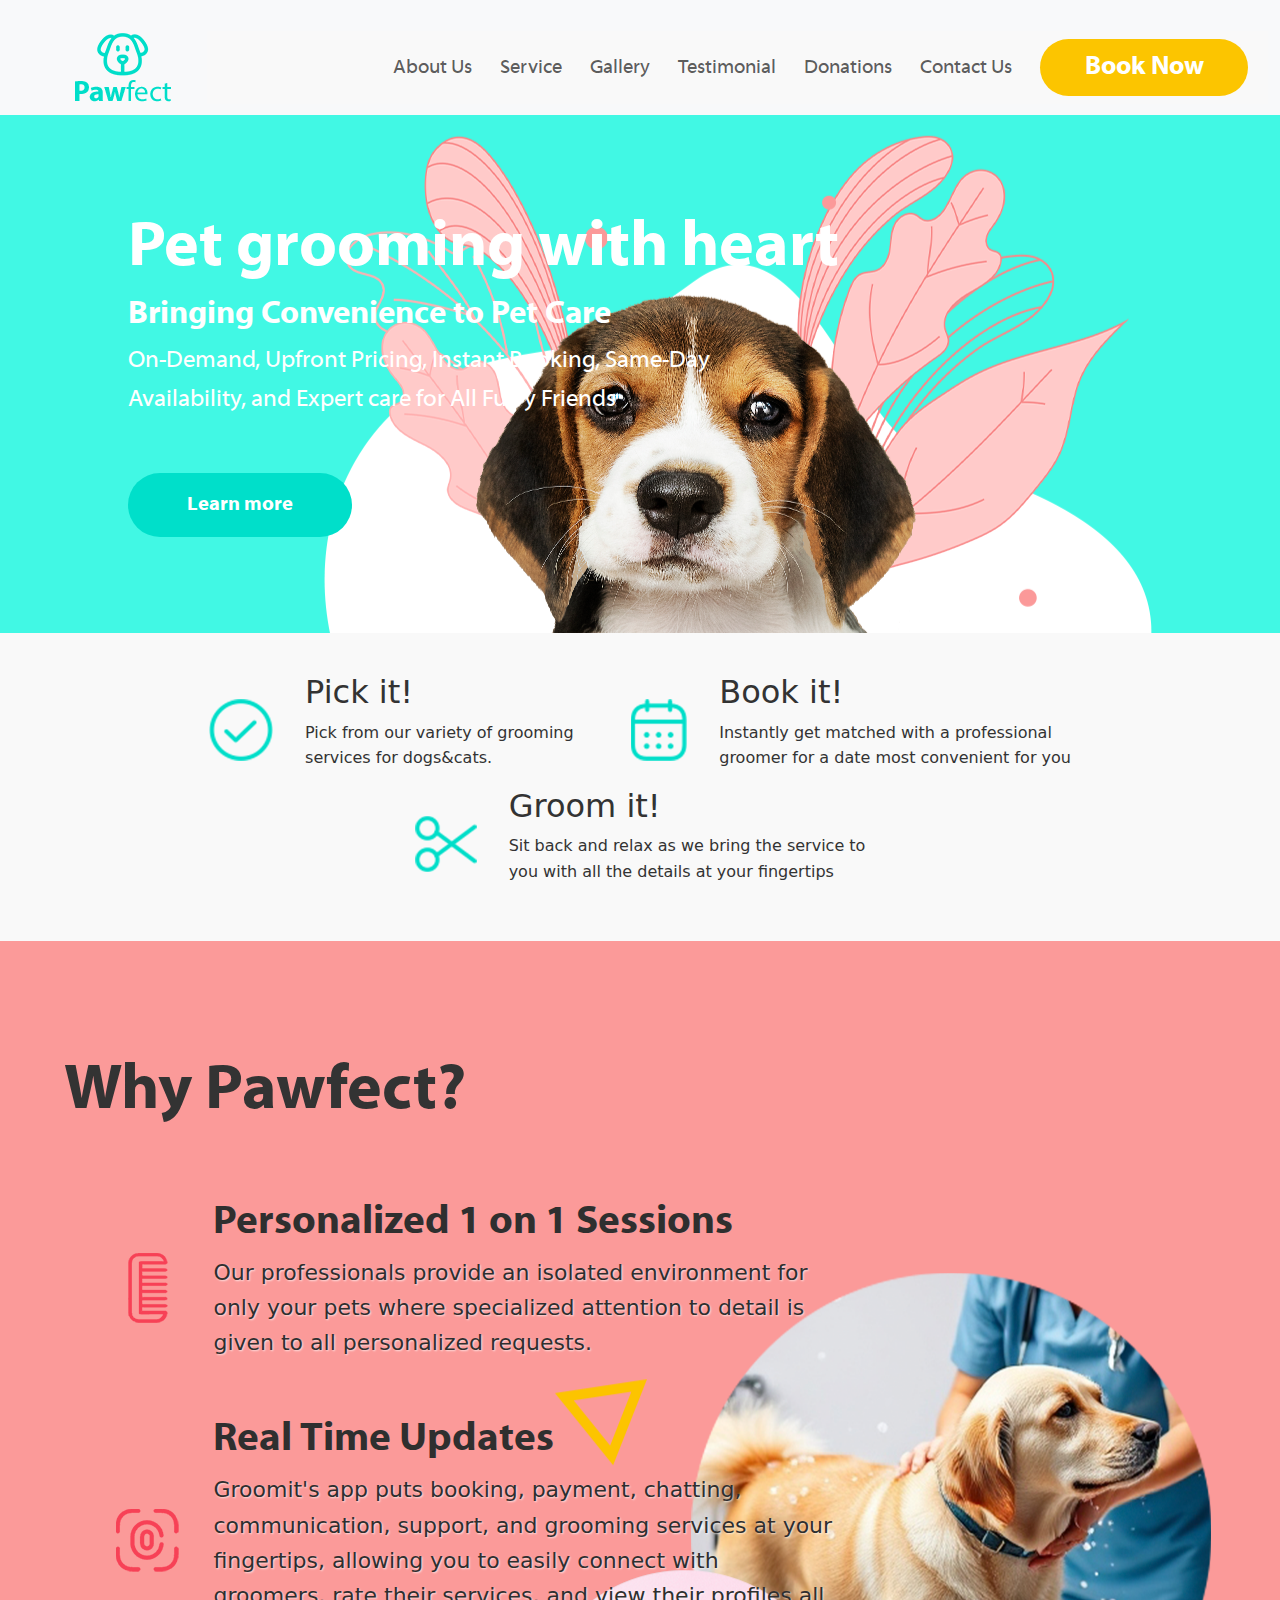
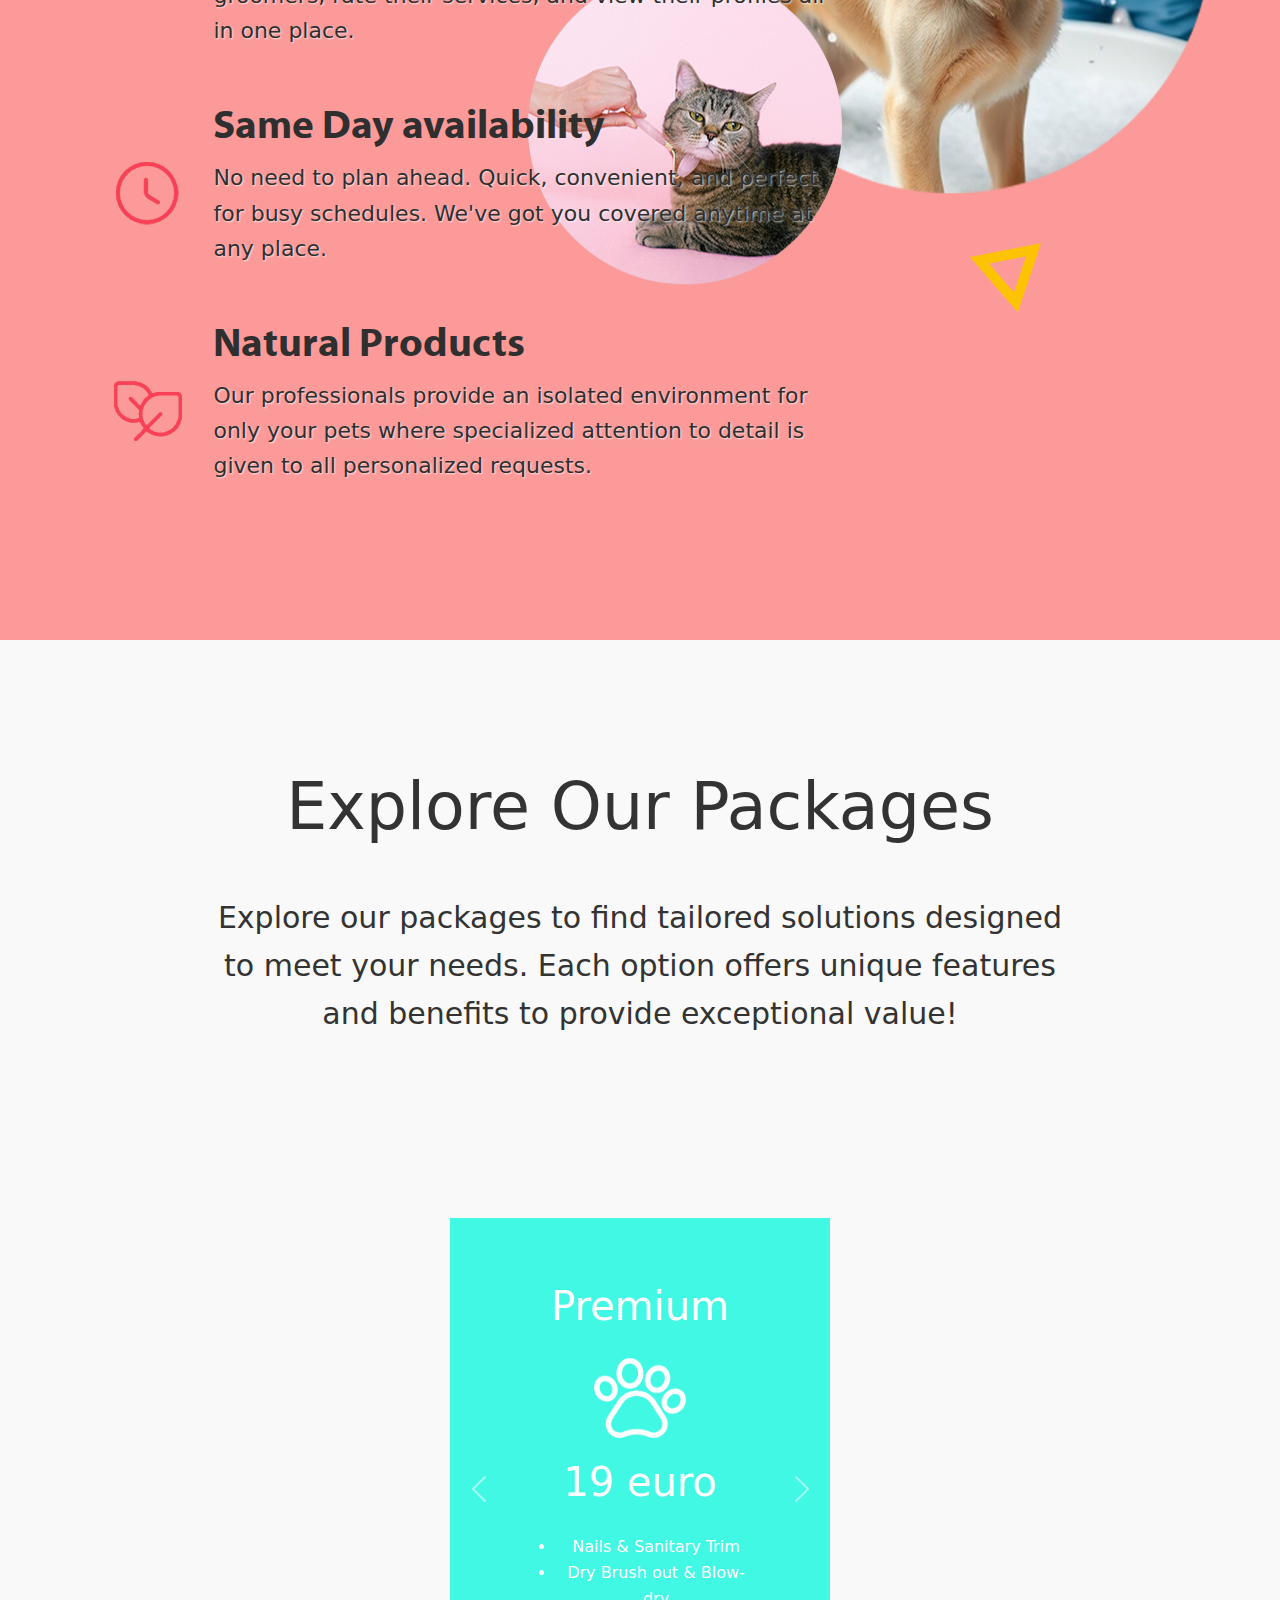
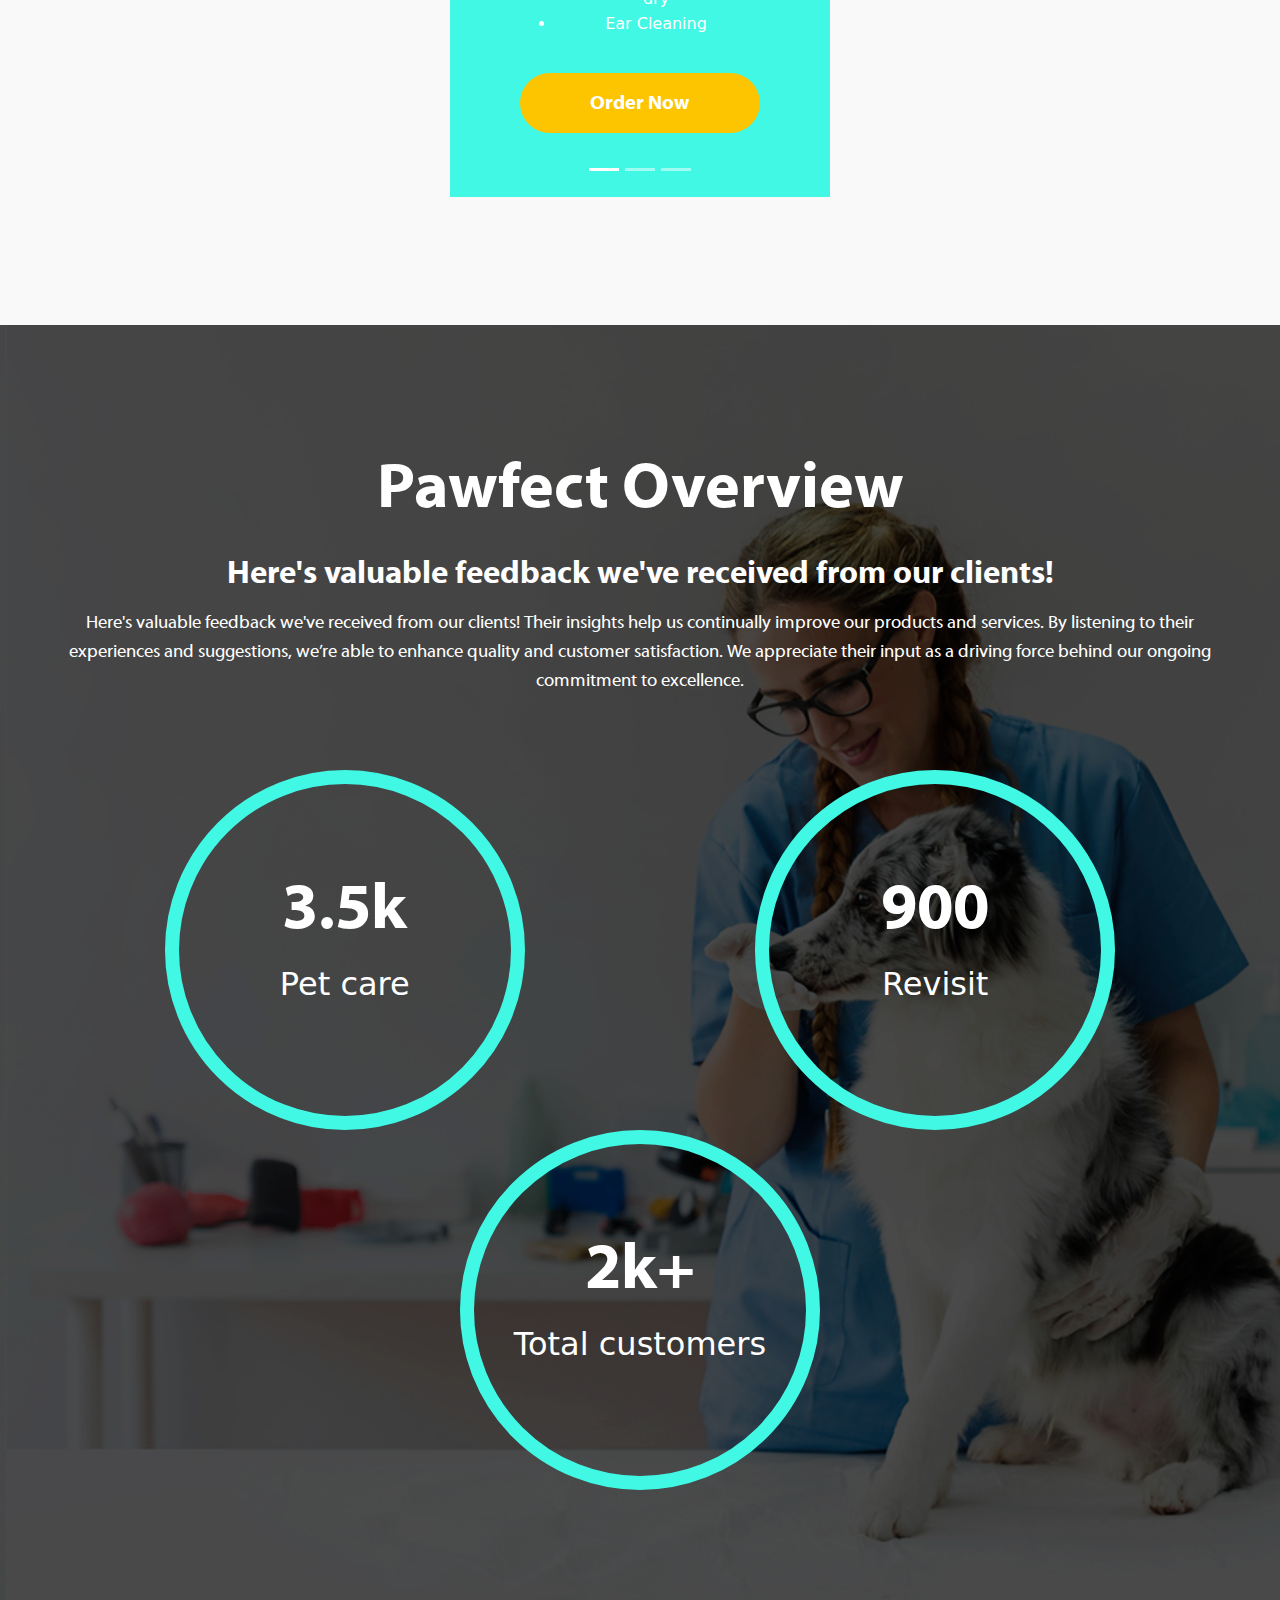
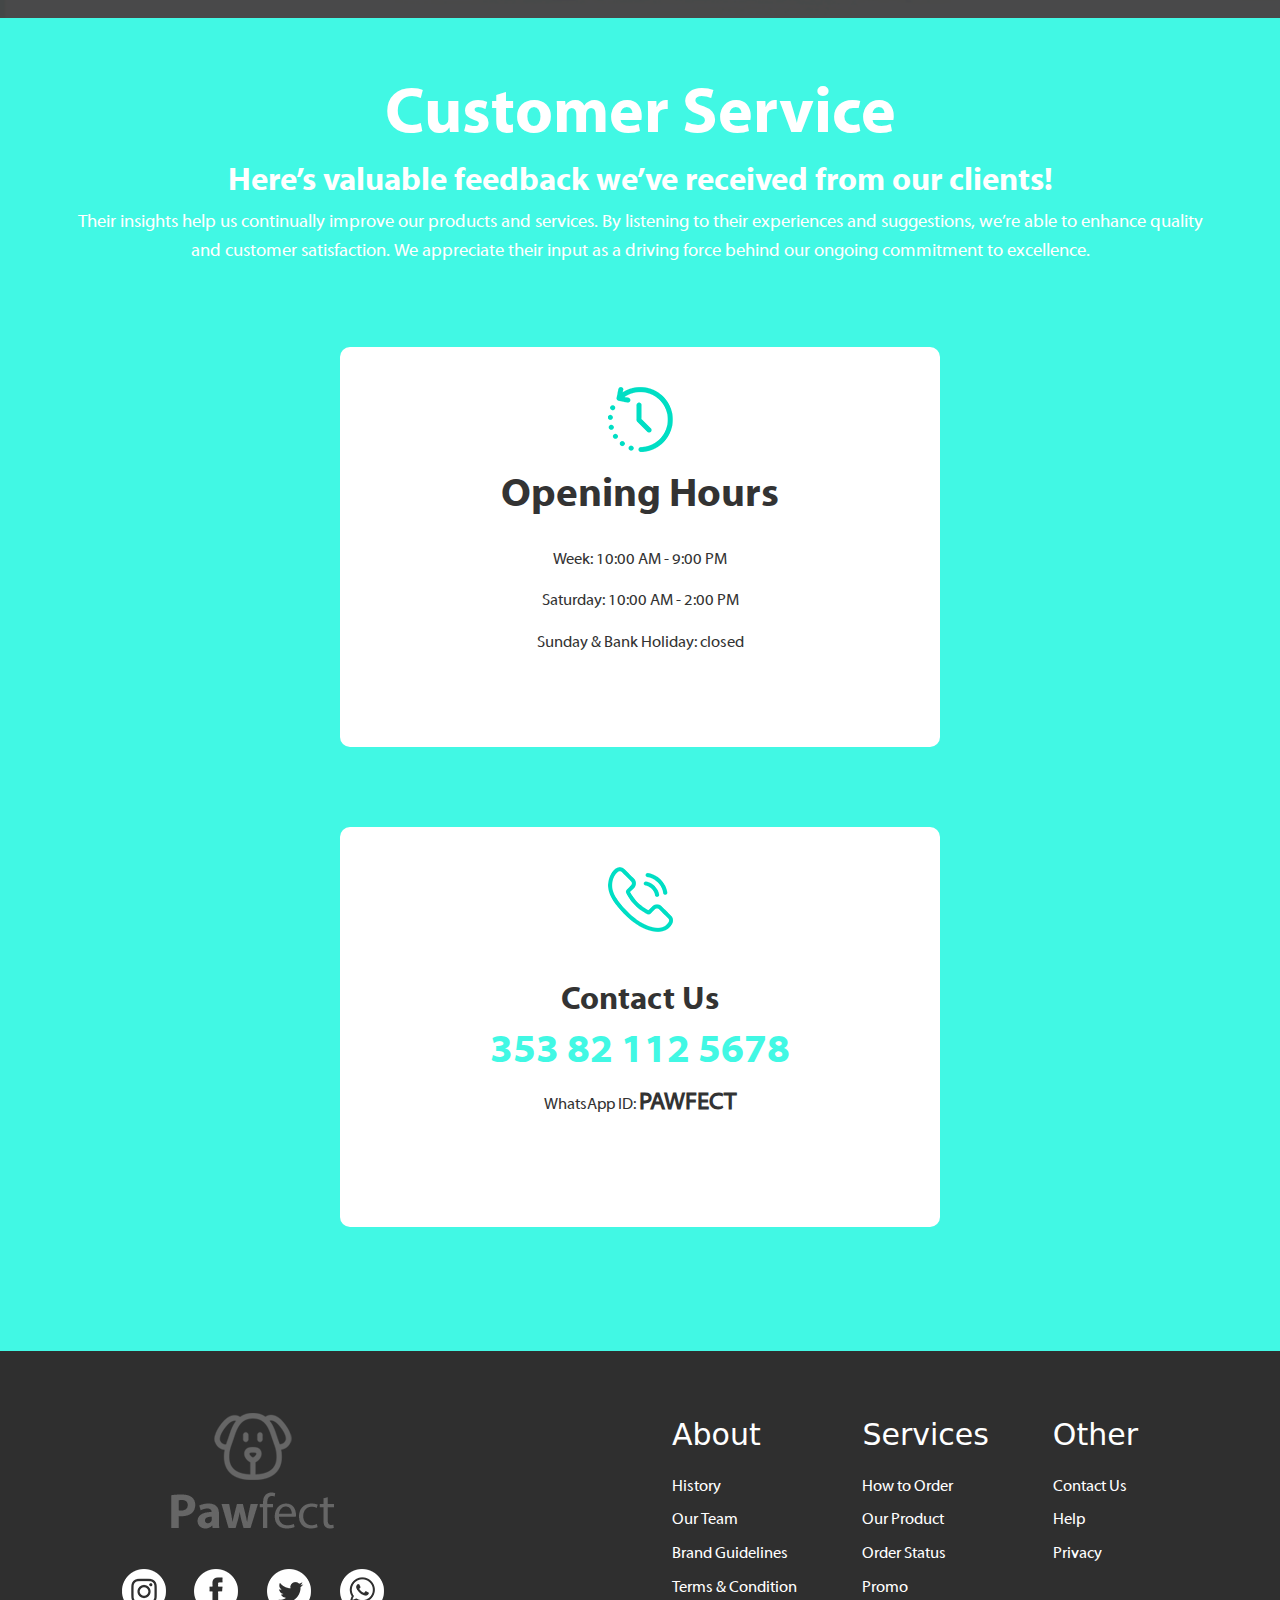
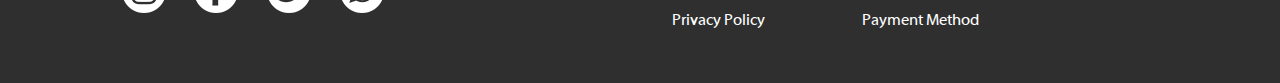
<file: index.html>
<!DOCTYPE html>
<html lang="en">
  <head>
    <meta charset="UTF-8" />
    <meta name="viewport" content="width=device-width, initial-scale=1.0" />
    <title>Pawfect</title>
    <link href="https://cdn.jsdelivr.net/npm/bootstrap@5.3.0/dist/css/bootstrap.min.css" rel="stylesheet">
    <link rel="icon" href="./images/icons/icon-paw.png" type="image/x-icon">
    <link rel="stylesheet" href="./styles/style.css">
    <link rel="stylesheet" href="./styles/main-page.css">
  </head>
  <body>
    <div class="container"></div>
      <!-- NAVBAR -->
      <div id="navbar"></div>
      <!-- NAVBAR -->
    <main>
      <!-- PREVIEW -->
      <div class="preview">
        <div class="preview-container">
          <div class="preview-first-block">
        <!-- <div class="preview-text-first-block">Pet grooming with heart</div> -->
        <h1>Pet grooming with heart</h1>
        <h2>Bringing Convenience to Pet Care</h2>
        <p>
          On-Demand, Upfront Pricing, Instant Booking, Same-Day<br>
          Availability, and Expert care for All Furry Friends
        </p>
      <button><a href="#whypawfect">Learn more</a></button>
    </div>
    <div class="preview-second-block">
      <img src="./images/img-main-dog.png" alt="main-dog">
    </div>
      </div>
    </div>
    <!-- DO IT -->
    <div class="do-ti">
      <div class="do-it-container">
        <div class="do-it-block-container">
        <div class="do-it-block">
          <div class="do-it-block-img">
          <img src="./images/icons/icon-pick.png" alt="do-it-block">
        </div>
          <div class="do-it-block-text">
          <h2>Pick it!</h2>
          <p>Pick from our variety of grooming<br>
             services for dogs&cats.</p>
          </div>
        </div>
        <div class="do-it-block">
          <div class="do-it-block-img">
          <img src="./images/icons/icon-book.png" alt="do-it-block">
        </div>
          <div class="do-it-block-text">
          <h2>Book it!</h2>
          <p>Instantly get matched with a professional<br>
             groomer for a date most convenient for you</p>
          </div>
        </div>
        <div class="do-it-block">
          <div class="do-it-block-img">
          <img src="./images/icons/icon-groom.png" alt="do-it-block">
        </div>
          <div class="do-it-block-text">
          <h2>Groom it!</h2>
          <p>Sit back and relax as we bring the service to<br>
          you with all the details at your fingertips</p>
        </div>
        </div>
      </div>
      </div>
    </div>
    <!-- DO IT -->
    <!-- WHY-PAWFECT -->
     <div id="whypawfect" class="whypawfect">
      <div class="whypawfect-container">
        <div class="whypawfect-text-block">
          <div class="whypawfect-main-text">
            <p>Why Pawfect?</p>
          </div>
          <div class="whypawfect-text-block-items">
            <div class="whypawfect-blocks">
              <div class="whypawfect-text-block-icon">
                <img src="./images/icons/icon-personal.png" alt="personal">
              </div>
              <div class="whypawfect-text-block-description">
                <h2>Personalized 1 on 1 Sessions</h2>
                <p>Our professionals provide an isolated environment 
                  for only your pets where specialized attention to detail is 
                  given to all personalized requests.</p>
              </div>
            </div>
            <div class="whypawfect-blocks">
              <div class="whypawfect-text-block-icon">
                <img src="./images/icons/icon-real.png" alt="realtime">
              </div>
              <div class="whypawfect-text-block-description">
                <h2>Real Time Updates</h2>
                <p>Groomit's app puts booking, payment, chatting, communication, support, and grooming services at your fingertips, 
                  allowing you to easily connect with groomers, 
                  rate their services, and view their profiles all in one place.</p>
              </div>
            </div>
              <div class="whypawfect-blocks">
                <div class="whypawfect-text-block-icon">
              <img src="./images/icons/icon-day.png" alt="sameday">
                </div>
                <div class="whypawfect-text-block-description">
                  <h2>Same Day availability</h2>
                  <p>No need to plan ahead. Quick, convenient, and perfect for busy schedules. 
                    We've got you covered anytime at any place.</p>
                </div>
                </div>
              <div class="whypawfect-blocks">
                <div class="whypawfect-text-block-icon">
                  <img src="./images/icons/icon-natural.png" alt="natural">
                </div>
                <div class="whypawfect-text-block-description">
                  <h2>Natural Products</h2>
                  <p>Our professionals provide an isolated environment for only your pets where specialized 
                    attention to detail is given to all personalized requests.</p>
                </div>
              </div>
              </div>
            </div>
        <div class="why-pawfect-image-block">
          <img src="./images/img-grooming.png" alt="grooming">
        </div>
      </div>
      </div>
      <!-- WHY-PAWFECT -->
       <!-- EXPLORE -->
<div class="explore-container">
  <div class="explore-first-block text-center">
    <h2>Explore Our Packages</h2>
    <p>Explore our packages to find tailored solutions designed to meet your needs.
       Each option offers unique features and benefits to provide exceptional value!</p>
  </div>
  <div id="packagesCarousel" class="carousel slide" data-bs-ride="carousel">
    <div class="carousel-indicators">
      <button type="button" data-bs-target="#packagesCarousel" data-bs-slide-to="0" class="active" aria-current="true" aria-label="Slide 1"></button>
      <button type="button" data-bs-target="#packagesCarousel" data-bs-slide-to="1" aria-label="Slide 2"></button>
      <button type="button" data-bs-target="#packagesCarousel" data-bs-slide-to="2" aria-label="Slide 3"></button>
    </div>
    <!-- Carousel Inner -->
    <div class="carousel-inner">
      <!-- Slide 1 -->
      <div class="carousel-item active">
        <div class="second-block-package text-center">
          <h1>Premium</h1>
          <img src="./images/icons/icon-paw.png" alt="paw">
          <h1>19 euro</h1>
          <ul class="second-block-list">
            <li>Nails & Sanitary Trim</li>
                <li>Dry Brush out & Blow-dry</li>
                <li>Ear Cleaning</li>
          </ul>
          <button class="second-block-button"><a href="./booking.html">Order Now</a></button>
        </div>
      </div>
      <!-- Slide 2 -->
      <div class="carousel-item">
        <div class="second-block-package text-center">
          <h1>Standard</h1>
          <img src="./images/icons/icon-paw.png" alt="paw">
          <h1>15 euro</h1>
          <ul class="second-block-list">
            <li>Nails & Sanitary Trim</li>
                <li>Dry Brush out & Blow-dry</li>
                <li>Ear Cleaning</li>
          </ul>
          <button class="second-block-button"><a href="./booking.html">Order Now</a></button>
        </div>
      </div>
      <!-- Slide 3 -->
      <div class="carousel-item">
        <div class="second-block-package text-center">
          <h1>Basic</h1>
          <img src="./images/icons/icon-paw.png" alt="paw">
          <h1>10 euro</h1>
          <ul class="second-block-list">
            <li>Nails & Sanitary Trim</li>
                <li>Dry Brush out & Blow-dry</li>
                <li>Ear Cleaning</li>
          </ul>
          <button class="second-block-button"><a href="./booking.html">Order Now</a></button>
        </div>
      </div>
    </div>
    <!-- EXPLORE -->
    <!-- Controls -->
    <button class="carousel-control-prev" type="button" data-bs-target="#packagesCarousel" data-bs-slide="prev">
      <span class="carousel-control-prev-icon" aria-hidden="true"></span>
      <span class="visually-hidden">Previous</span>
    </button>
    <button class="carousel-control-next" type="button" data-bs-target="#packagesCarousel" data-bs-slide="next">
      <span class="carousel-control-next-icon" aria-hidden="true"></span>
      <span class="visually-hidden">Next</span>
    </button>
  </div>
</div>
<!-- EXPLORE -->
         <!-- OVERVIEW -->
          <div class="overview-container">
            <div class="overview-first-block">
              <h1>Pawfect Overview</h1>
              <h2>Here's valuable feedback we've received from our clients!</h2>
              <p>Here's valuable feedback we've received from our clients!
                Their insights help us continually improve our products and services. 
                By listening to their experiences and suggestions, we’re able to enhance quality and customer satisfaction.
                 We appreciate their input as a driving force behind our ongoing commitment to excellence.</p>
            </div>
            <div class="overview-second-block">
                <div class="second-block-circle">
                  <h1>3.5k</h1>
                  <p>Pet care</p>
                </div>
                <div class="second-block-circle">
                  <h1>900</h1>
                  <p>Revisit</p>
                </div>
                <div class="second-block-circle">
                  <h1>2k+</h1>
                  <p>Total customers</p>
                </div>
            </div>
          </div>
          <!-- OVERVIEW -->
           <!-- CUSTOMER-SERVICE -->
            <div class="service-container">
              <div class="service-first-block">
                <h1>Customer Service</h1>
                <h2>Here’s valuable feedback we’ve received from our clients!</h2>
                <p>Their insights help us continually improve our products and services. 
                  By listening to their experiences and suggestions, we’re able to enhance quality and customer satisfaction. 
                  We appreciate their input as a driving force behind our ongoing commitment to excellence.</p>
              </div>
              <div class="service-second-block">
                <div class="second-block-items">
                  <img src="./images/icons/icon-clock.png" alt="clock">
                  <h1>Opening Hours</h1>
                  <div class="opendays-block">
                  <p>Week: 10:00 AM - 9:00 PM</p>
                  <p>Saturday: 10:00 AM - 2:00 PM</p>
                  <p>Sunday & Bank Holiday: closed</p>
                  </div>
                </div>
                <div class="second-block-items">
                  <img src="./images/icons/icon-phone.png" alt="phone">
                  <div class="contact-us-info">
                  <h2>Contact Us</h2>
                  <h1>353 82 112 5678</h1>
                  <p>WhatsApp ID: <span class="contact-us-pawfect">PAWFECT</span></p>
                </div>
                </div>
              </div>
            </div>
            <!-- CUSTOMER-SERVICE -->
    </main>
    <div class="footer" id="footer"></div>
    <script src="https://cdn.jsdelivr.net/npm/bootstrap@5.3.0/dist/js/bootstrap.bundle.min.js"></script>
    <script src="./scripts/app.js"></script>
  </body>
</html>
</file>
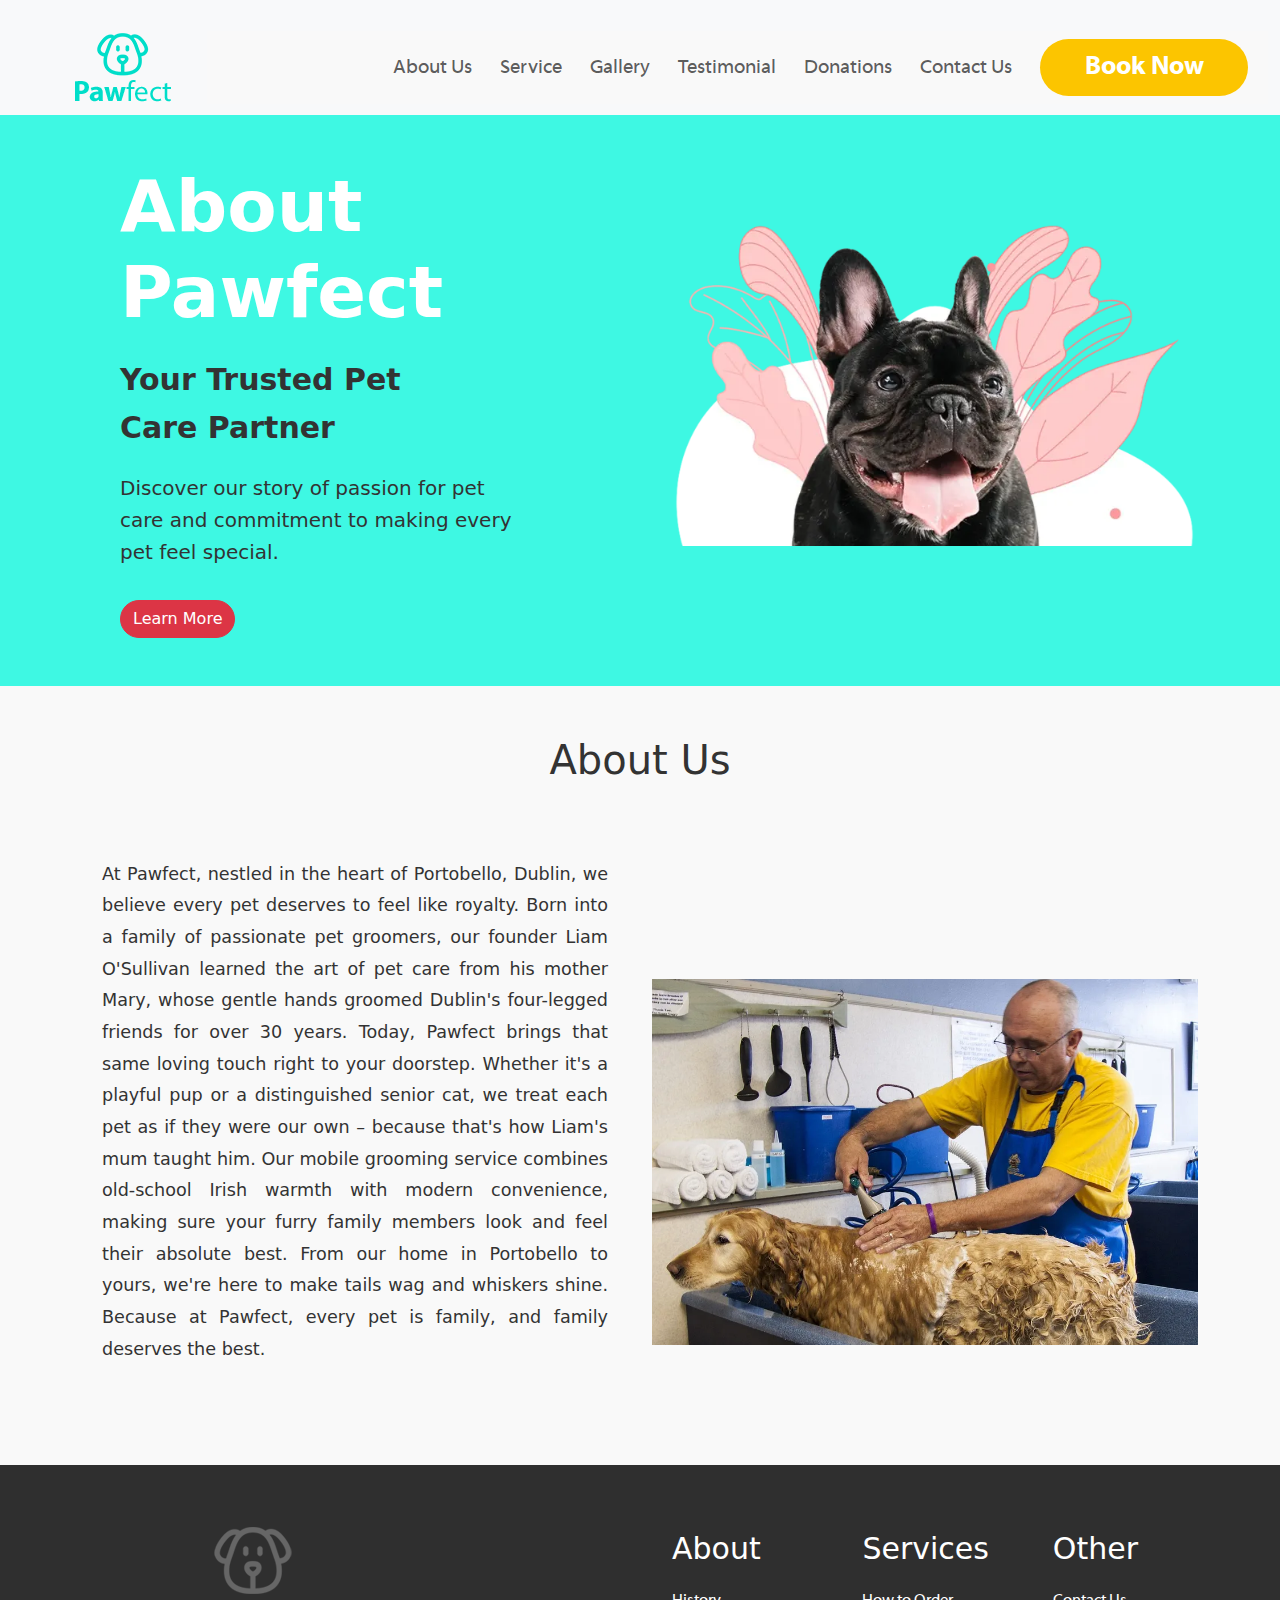
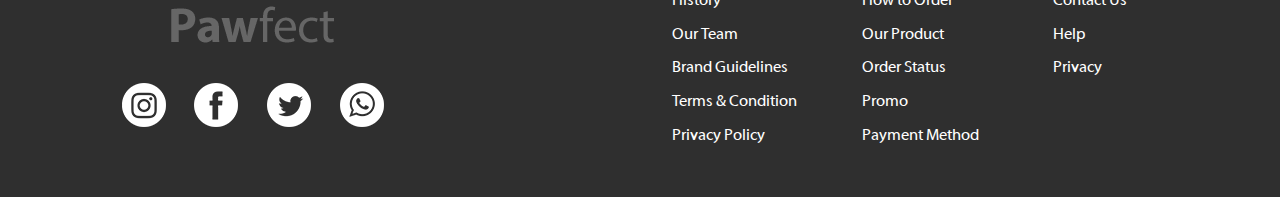
<file: about.html>
<!DOCTYPE html>
<html lang="en">
<head>
    <meta charset="UTF-8">
    <meta name="viewport" content="width=device-width, initial-scale=1.0">
    <title>About Us</title>
    <link href="https://cdn.jsdelivr.net/npm/bootstrap@5.3.0/dist/css/bootstrap.min.css" rel="stylesheet">
    <link rel="icon" href="./images/icons/icon-paw.png" type="image/x-icon">
    <link rel="stylesheet" href="./styles/style.css">
    <link rel="stylesheet" href="./styles/about-us.css">
</head>
<body>
<div id="navbar"></div>

    <!-- Banner Section -->
<div class="contents">
    <div class="about-banner py-5">
        <div class="container">
            <div class="row align-items-center" style="min-height: 450px">
                <!-- text section -->
                <div class="col-lg-6 text-lg-start text-center about-banner-text">
                    <h1 class="banner-title">
                        About<br>Pawfect
                    </h1>
                    <p class="banner-subtitle ">
                        Your Trusted Pet<br>
                        Care Partner
                    </p>
                    <p class="banner-description">
                        Discover our story of passion for pet care
                        and commitment to making every pet
                        feel special.
                    </p>
                    <a href="#about-content">
                        <button class="btn btn-danger mt-3" style="border-radius: 50px">Learn More</button>
                    </a>
                </div>
                <div class="col-lg-6 d-flex justify-content-end">
                    <img src="./images/img-dog-1.webp" alt="Happy smiling dog" class="about-banner-img">
                </div>
            </div>
        </div>
    </div>
</div>

    <!-- Main Content -->
    <main>
        <div class="container" id="about-content">
            <div class="row align-items-center">
                <h1 class="about-us-title">About Us</h1>
                <div class="col-6">
                        <div class="about-us-text-block">
                            <p>
                                At Pawfect, nestled in the heart of Portobello, Dublin, we believe every pet deserves to feel like royalty. Born into a family of passionate pet groomers, our founder Liam O'Sullivan learned the art of pet care from his mother Mary, whose gentle hands groomed Dublin's four-legged friends for over 30 years.
                                Today, Pawfect brings that same loving touch right to your doorstep. Whether it's a playful pup or a distinguished senior cat, we treat each pet as if they were our own – because that's how Liam's mum taught him. Our mobile grooming service combines old-school Irish warmth with modern convenience, making sure your furry family members look and feel their absolute best.
                                From our home in Portobello to yours, we're here to make tails wag and whiskers shine. Because at Pawfect, every pet is family, and family deserves the best.
                            </p>
                    </div>
                </div>
                <div class="col-6">
                    <img src="./images/dog-bath.png" alt="Dog Bath" class="img-fluid about-us-img">
                </div>
            </div>
        </div>
    </main>
    <div id="footer"></div>

    <script src="https://cdn.jsdelivr.net/npm/bootstrap@5.3.0/dist/js/bootstrap.bundle.min.js"></script>
    <script src="./scripts/app.js"></script>
</body>
</html>
</file>
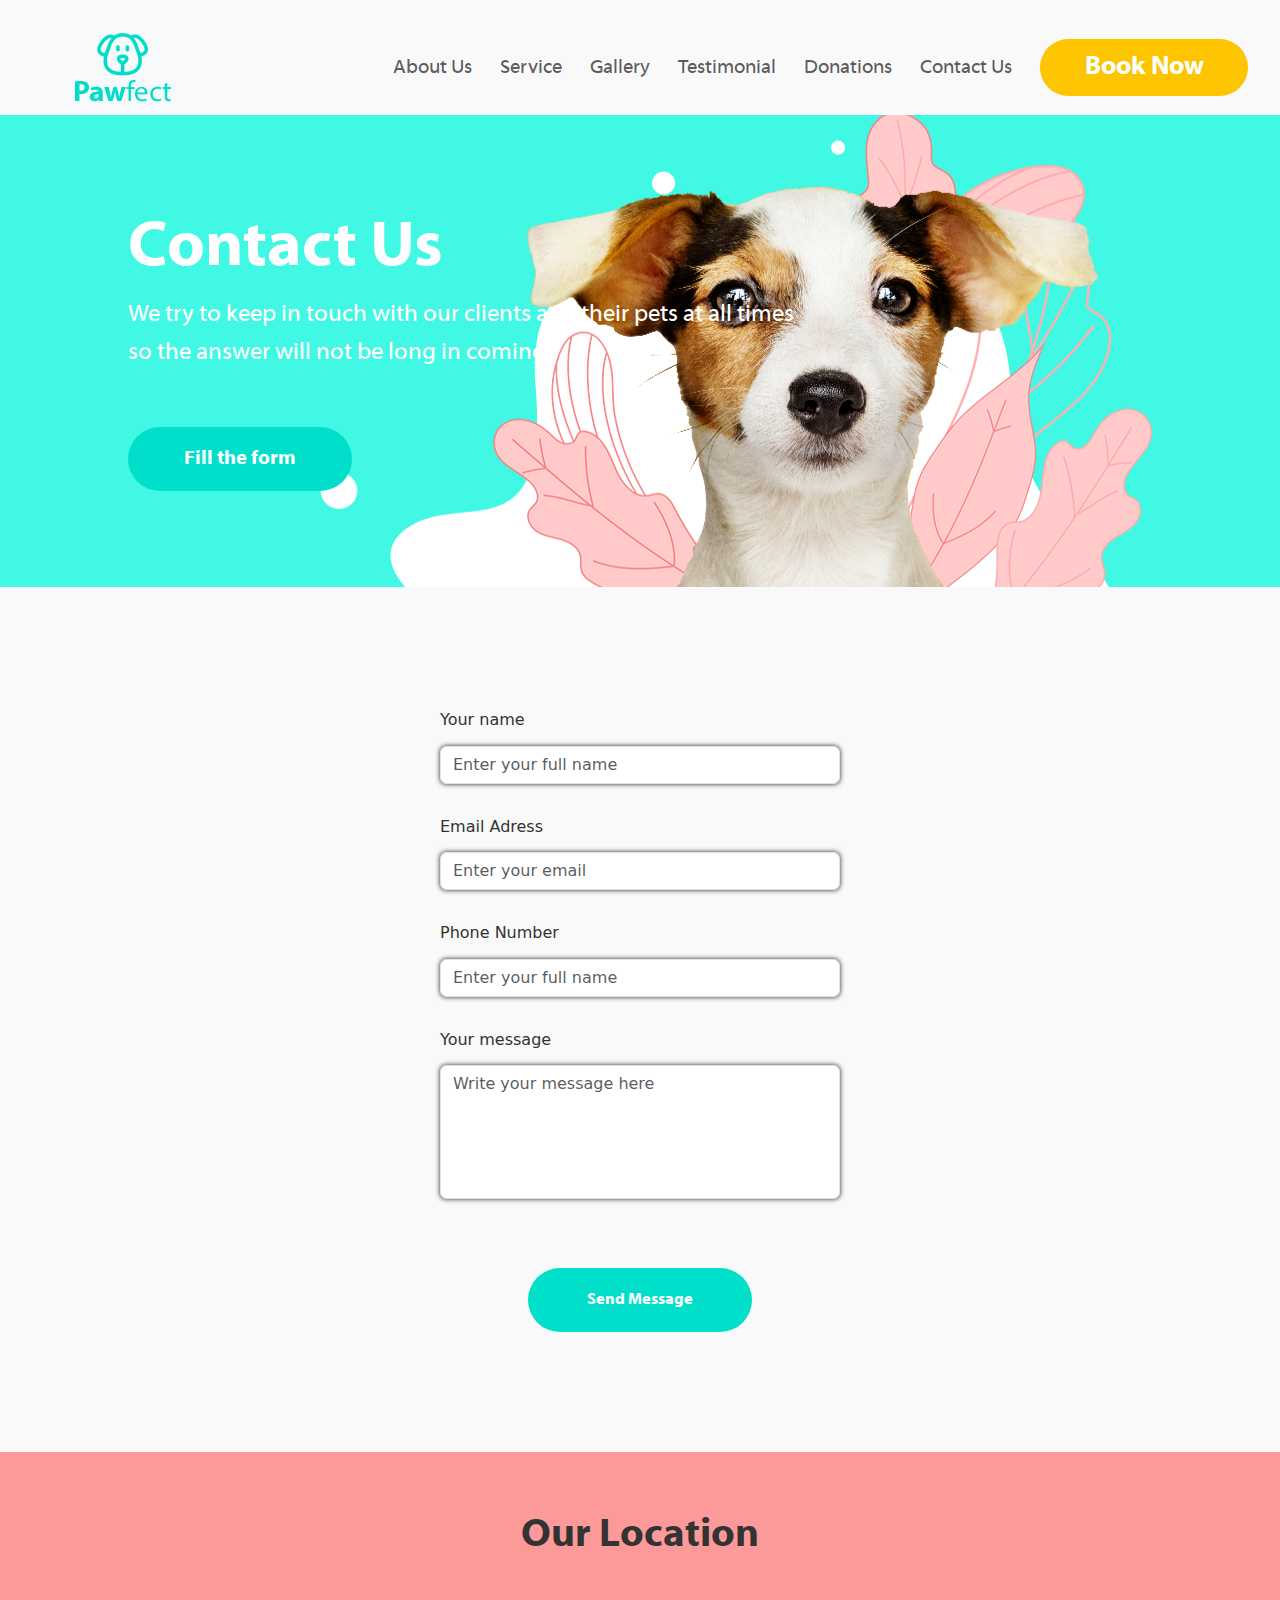
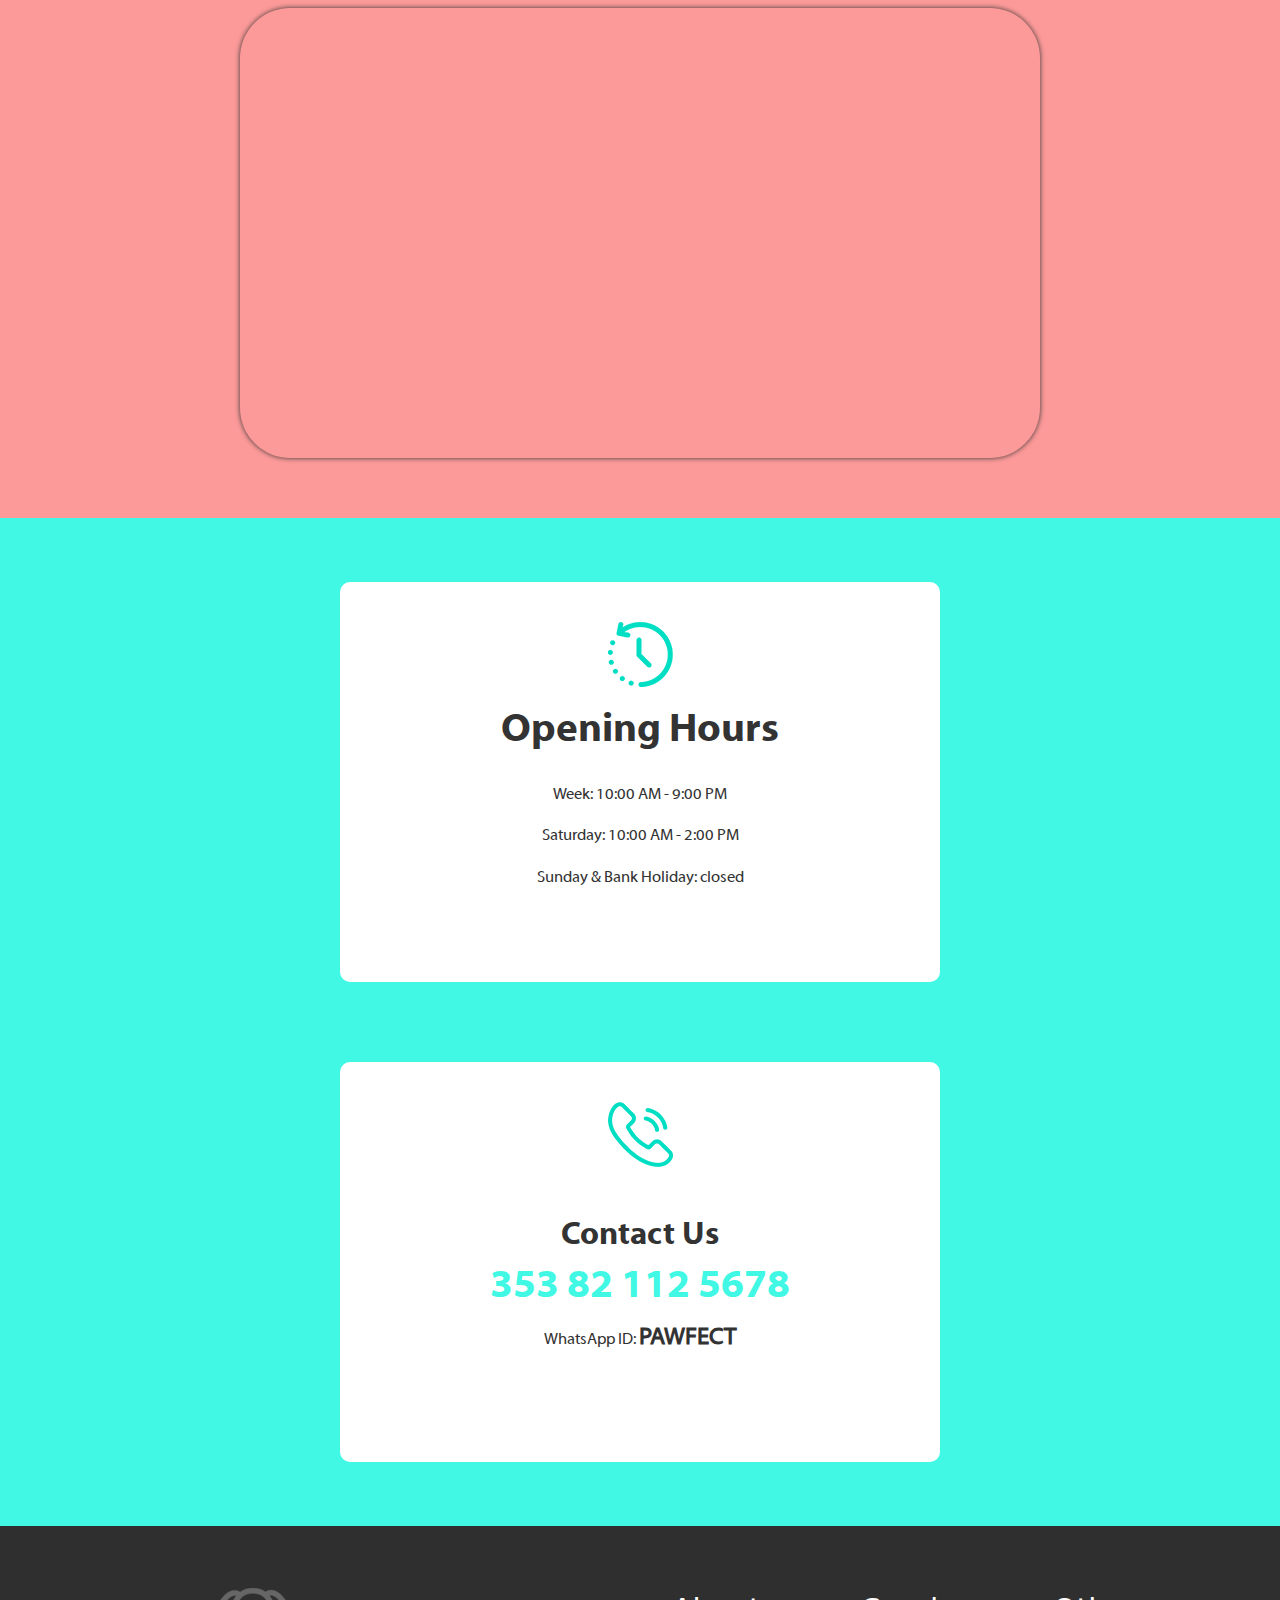
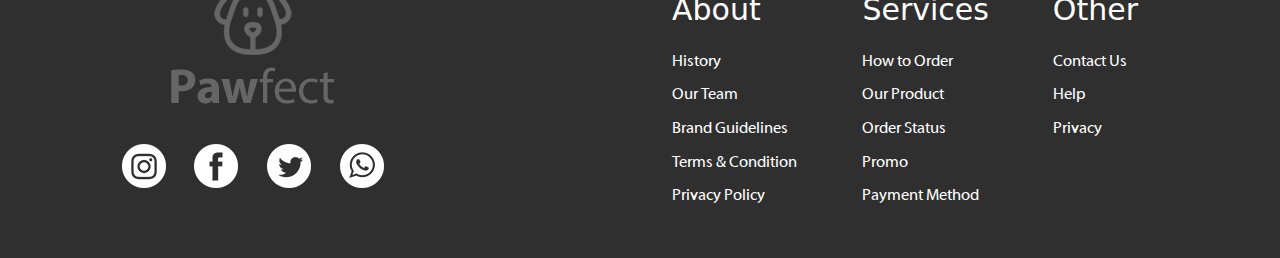
<file: contact.html>
<!DOCTYPE html>
<html lang="en">
<head>
  <head>
    <meta charset="UTF-8" />
    <meta name="viewport" content="width=device-width, initial-scale=1.0" />
    <title>Pawfect</title>
    <link href="https://cdn.jsdelivr.net/npm/bootstrap@5.3.0/dist/css/bootstrap.min.css" rel="stylesheet">
    <link rel="icon" href="./images/icons/icon-paw.png" type="image/x-icon">
    <link rel="stylesheet" href="./styles/style.css">
    <link rel="stylesheet" href="./styles/main-page.css">
    <link rel="stylesheet" href="./styles/contact.css">
  </head>
<body>
  <!-- NAVBAR -->
  <div id="navbar"></div>
  <div class="preview">
    <div class="preview-container">
      <div class="preview-first-block">
    <!-- <div class="preview-text-first-block">Pet grooming with heart</div> -->
    <h1>Contact Us</h1>
    <p>
      We try to keep in touch with our clients and their pets at all times<br>
      so the answer will not be long in coming
    </p>
  <button><a href="#contact-form">Fill the form</a></button>
</div>
<div class="preview-second-block">
  <img src="./images/img-dog-3.png" alt="contact-us-dog">
</div>
  </div>
</div>
  <!-- NAVBAR -->
      <main>
        <!-- <div class="contact-us-preview">
            <h1>Contact US</h1>
        </div> -->
        <div id="contact-form" class="form-main-container">
            <form id="contactForm">
              <div class="form-secondary-container">
                <!-- Information -->
                <div class="form-item-container">
                    <label for="ownerName" class="form-label">Your name</label>
                    <input type="text" class="form-control" id="ownerName" placeholder="Enter your full name" required>
                </div>
                <div class="form-item-container">
                    <label for="email" class="form-label">Email Adress</label>
                    <input type="email" class="form-control" id="email" placeholder="Enter your email" required>
                </div>
                <div class="form-item-container">
                    <label for="phone" class="form-label">Phone Number</label>
                    <input type="tel" class="form-control" id="phone" placeholder="Enter your full name" required>
                </div>
                <!-- Message -->
                 <div class="form-item-container">
                    <label for="message" class="form-label">Your message</label>
                    <textarea class="form-control" id="message" rows="5" placeholder="Write your message here" required></textarea>
                 </div>
                 <div class="form-button">
                    <button type="submit" class="btn" id="contactButton">Send Message</button>
                 </div>
                </div>
            </form>
            <div id="successMessageBlock" class="hidden">
              <h2 class="hidden" id="successMessage">Thank you! <br>We will contact you as soon as possible</h2>
            </div>
        </div>
        <!-- MAP -->
        <div class="map-container">
            <h1>Our Location</h1>
            <iframe class="map-iframe" src="https://www.google.com/maps/embed?pb=!1m18!1m12!1m3!1d297.7163288034793!2d-6.255046973488768!3d53.34807797551851!2m3!1f0!2f0!3f0!3m2!1i1024!2i768!4f13.1!3m3!1m2!1s0x48670e80ea27ac2f%3A0xa00c7a9973171a0!2sDublin!5e0!3m2!1sen!2sie!4v1732204790950!5m2!1sen!2sie" width="600" height="450" style="border:0;" allowfullscreen="" loading="lazy" referrerpolicy="no-referrer-when-downgrade"></iframe>
           </div>
           <!-- HOURS -->
        <div class="service-second-block">
            <div class="second-block-items">
              <img src="./images/icons/icon-clock.png" alt="clock">
              <h1>Opening Hours</h1>
              <div class="opendays-block">
              <p>Week: 10:00 AM - 9:00 PM</p>
              <p>Saturday: 10:00 AM - 2:00 PM</p>
              <p>Sunday & Bank Holiday: closed</p>
              </div>
            </div>
            <div class="second-block-items">
              <img src="./images/icons/icon-phone.png" alt="phone">
              <div class="contact-us-info">
              <h2>Contact Us</h2>
              <h1>353 82 112 5678</h1>
              <p>WhatsApp ID: <span class="contact-us-pawfect">PAWFECT</span></p>
            </div>
            </div>
          </div>
      </main>
      <!-- FOOTER -->
      <div class="footer" id="footer"></div>
      <!-- FOOTER -->
      <script src="https://cdn.jsdelivr.net/npm/bootstrap@5.3.0/dist/js/bootstrap.bundle.min.js"></script>
      <script src="./scripts/app.js"></script>
</body>
</html>
</file>
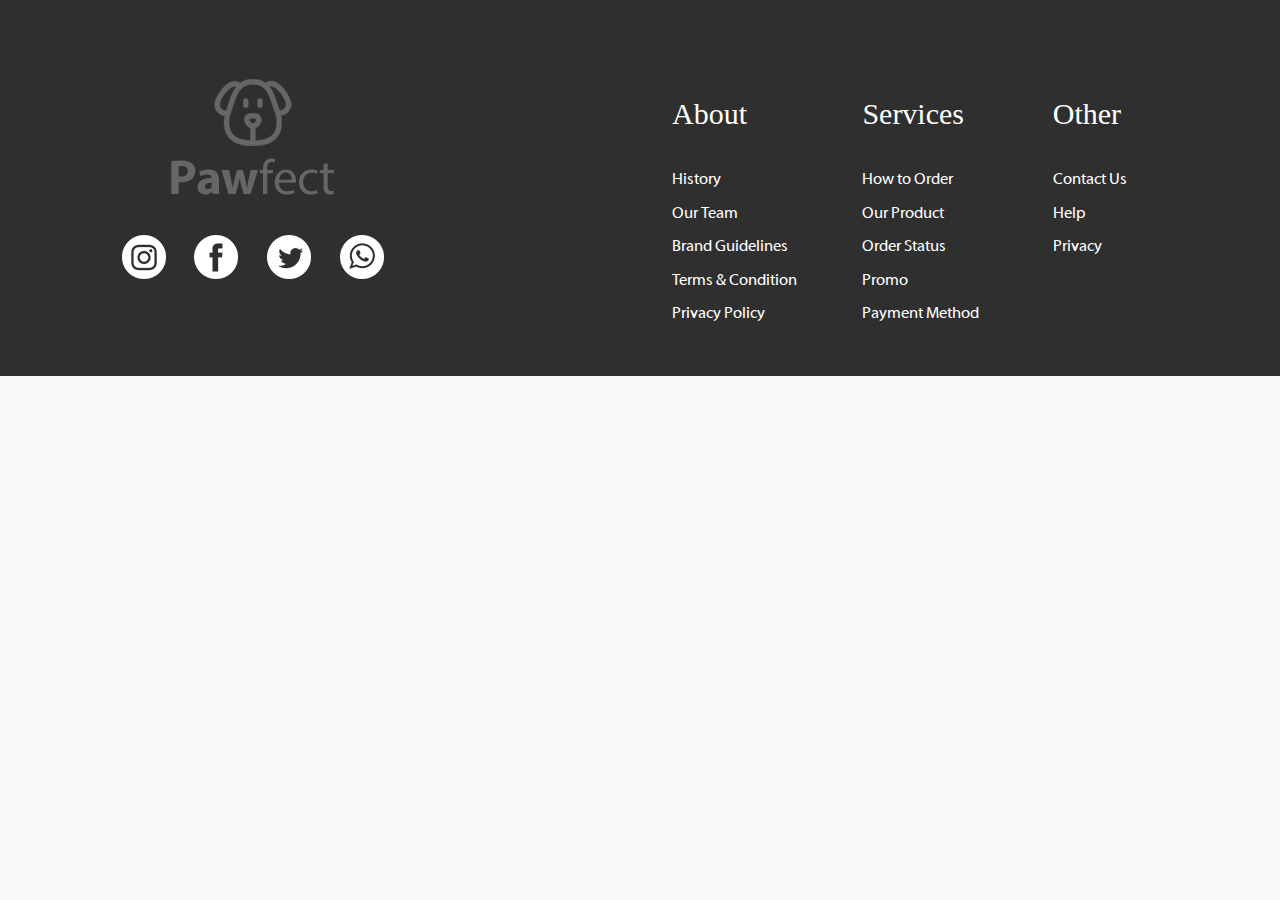
<file: footer.html>
<!DOCTYPE html>
<html lang="en">
  <head>
    <meta charset="UTF-8" />
    <meta name="viewport" content="width=device-width, initial-scale=1.0" />
    <title>Footer</title>
    <link href="/styles/style.css" rel="stylesheet" />
  </head>
  <body>
    <footer class="footer">
      <div class="footer-container">
        <div class="logo-social-media">
          <img src="./images/logo/logo-gray.png" alt="logo-footer" />
          <div class="social-media">
            <a href="">
              <img src="./images/icons/icon-insta.png" alt="instagram" />
            </a>
            <a href="">
              <img src="./images/icons/icon-facebook.png" alt="facebook" />
            </a>
            <a href="">
              <img src="./images/icons/icon-twitter.png" alt="twitter" />
            </a>
            <a href="">
              <img src="./images/icons/icon-whatsapp.png" alt="whatspp" />
            </a>
          </div>
        </div>
        <div class="three-blocks">
          <div class="about-block">
            <p class="about-text">About</p>
            <a href="">History</a>
            <a href="">Our Team</a>
            <a href="">Brand Guidelines</a>
            <a href="">Terms & Condition</a>
            <a href="">Privacy Policy</a>
          </div>
          <div class="services-block">
            <p class="services-text">Services</p>
            <a href="">How to Order</a>
            <a href="">Our Product</a>
            <a href="">Order Status</a>
            <a href="">Promo</a>
            <a href="">Payment Method</a>
          </div>
          <div class="other-block">
            <p class="other-text">Other</p>
            <a href="./contact.html">Contact Us</a>
            <a href="">Help</a>
            <a href="">Privacy</a>
          </div>
        </div>
      </div>
    </footer>
  </body>
</html>
</file>
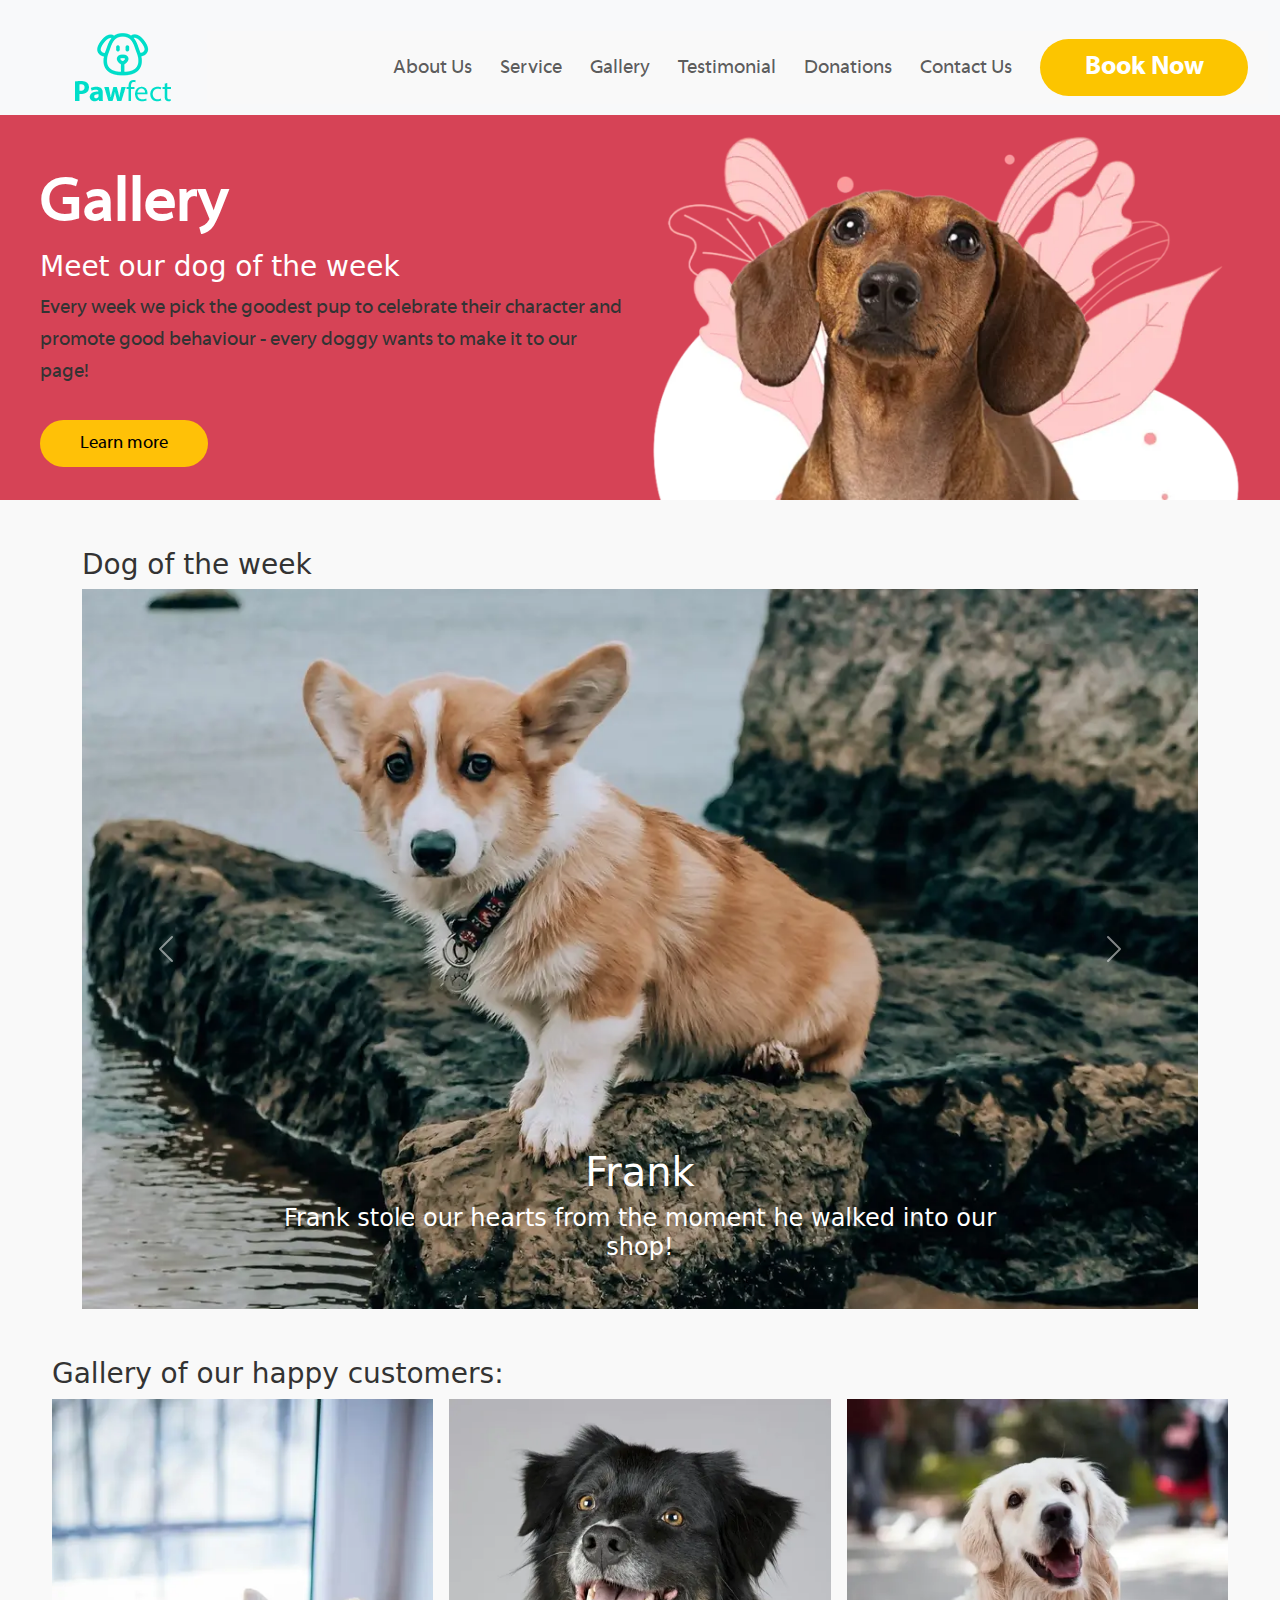
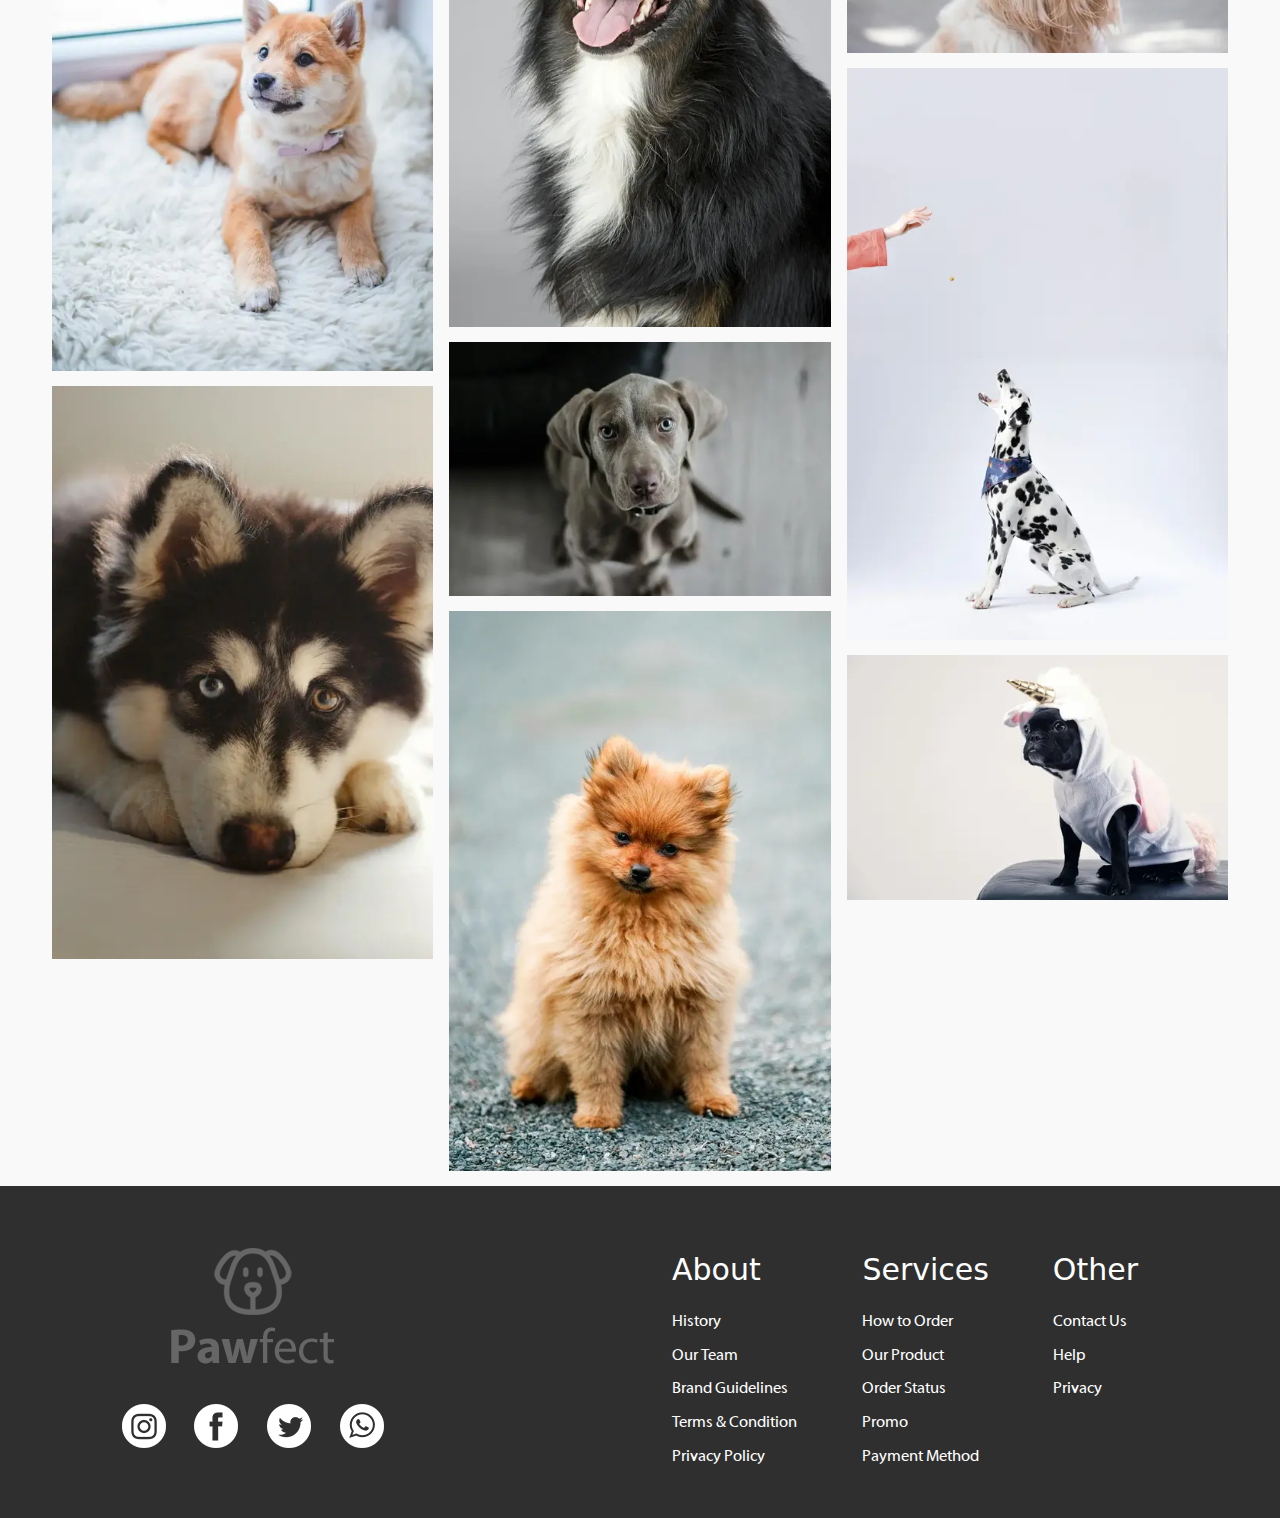
<file: gallery.html>
<!DOCTYPE html>
<html lang="en">
  <head>
    <meta charset="UTF-8" />
    <meta name="viewport" content="width=device-width, initial-scale=1.0" />
    <meta
      name="description"
      content="Gallery page for a pet grooming service Pawfect. Images of dogs and puppies as satisfied customers."
    />
    <meta
      name="keywords"
      content="pet care, pet grooming, animal care, dog gallery, dog photos, puppy image"
    />
    <meta name="author" content="Pawfect Team" />
    <title>Gallery</title>
    <link rel="icon" href="./images/icons/icon-paw.png" type="image/x-icon" />
    <link
      href="https://cdn.jsdelivr.net/npm/bootstrap@5.3.0/dist/css/bootstrap.min.css"
      rel="stylesheet"
    />
    <link href="./styles/style.css" rel="stylesheet" />
    <link href="./styles/gallery-booking.css" rel="stylesheet" />
  </head>
  <body>
    <div id="navbar"></div>
    <!-- Banner -->
    <div class="bg-pink py-5">
      <div class="container noGutter">
        <div class="row align-items-center noGutter">
          <div class="col-lg-6 text-lg-start text-center mb-4 mb-lg-0">
            <h1 class="title-primary">Gallery</h1>
            <h3>Meet our dog of the week</h3>
            <p class="phra-1">
              Every week we pick the goodest pup to celebrate their character
              and promote good behaviour - every doggy wants to make it to our
              page!
            </p>
            <a href="#dog-of-the-week"
              ><button class="btn btn-warning mt-3">Learn more</button></a
            >
          </div>
          <div
            class="col-lg-6 text-center text-lg-end d-flex justify-content-center justify-content-lg-end"
          >
            <img
              src="images/img-dog-2.webp"
              alt="Happy dog"
              class="img-fluid hero-img"
              width="100%"
              height="100%"
            />
          </div>
        </div>
      </div>
    </div>
    <!-- Banner -->
    <!-- Content -->
    <!-- Carousel - dog of the week -->
    <div class="container-lg mt-5" id="dog-of-the-week">
      <h3>Dog of the week</h3>
      <div
        id="carouselExampleControls"
        class="carousel slide"
        data-bs-ride="carousel"
      >
        <div class="carousel-inner">
          <div class="carousel-item active">
            <img
              src="./images/img-frank-1.webp"
              class="d-block w-100"
              alt="Frank the Corgi"
              width="100%"
              height="100%"
            />
            <div class="carousel-caption d-none d-md-block">
              <h1>Frank</h1>
              <h4>
                Frank stole our hearts from the moment he walked into our shop!
              </h4>
            </div>
          </div>
          <div class="carousel-item">
            <img
              src="./images/img-frank-2.webp"
              class="d-block w-100"
              alt="Frank the Corgi"
              width="100%"
              height="100%"
            />
            <div class="carousel-caption d-none d-md-block text-dark">
              <h1>Frank</h1>
              <h4>He enjoys coding and plays online poker.</h4>
            </div>
          </div>
          <div class="carousel-item">
            <img
              src="./images/img-frank-3.webp"
              class="d-block w-100"
              alt="Frank the Corgi"
              width="100%"
              height="100%"
            />
            <div class="carousel-caption d-none d-md-block text-dark">
              <h1>Frank</h1>
              <h4>You will drown in his amber eyes!</h4>
            </div>
          </div>
        </div>
        <button
          class="carousel-control-prev"
          type="button"
          data-bs-target="#carouselExampleControls"
          data-bs-slide="prev"
        >
          <span class="carousel-control-prev-icon" aria-hidden="true"></span>
          <span class="visually-hidden">Previous</span>
        </button>
        <button
          class="carousel-control-next"
          type="button"
          data-bs-target="#carouselExampleControls"
          data-bs-slide="next"
        >
          <span class="carousel-control-next-icon" aria-hidden="true"></span>
          <span class="visually-hidden">Next</span>
        </button>
      </div>
    </div>
    <!-- Carousel -->
    <!-- Gallery -->
    <div class="container mt-5">
      <h3>Gallery of our happy customers:</h3>
      <div
        class="row g-3"
        id="gallery"
        data-bs-toggle="modal"
      >
        <!-- Gallery Images -->
        <div class="col-md-4">
          <img
            src="./images/img-gallery-1.webp"
            data-bs-target="#exampleModal"
            data-bs-slide-to="0"
            class="img-fluid gallery-img"
            alt="Dog 1"
            width="100%"
            height="100%"
          />
          <img
            src="./images/img-gallery-2.webp"
            data-bs-target="#exampleModal"
            data-bs-slide-to="1"
            class="img-fluid gallery-img"
            alt="Dog 5"
            width="100%"
            height="100%"
          />
        </div>
        <div class="col-md-4">
          <img
            src="./images/img-gallery-3.webp"
            data-bs-target="#exampleModal"
            data-bs-slide-to="2"
            class="img-fluid gallery-img"
            alt="Dog 2"
            width="100%"
            height="100%"
          />
          <img
            src="./images/img-gallery-4.webp"
            data-bs-target="#exampleModal"
            data-bs-slide-to="3"
            class="img-fluid gallery-img"
            alt="Dog 6"
            width="100%"
            height="100%"
          />
          <img
            src="./images/img-gallery-9.webp"
            data-bs-target="#exampleModal"
            data-bs-slide-to="4"
            class="img-fluid gallery-img"
            alt="Dog 8"
            width="100%"
            height="100%"
          />
        </div>
        <div class="col-md-4">
          <img
            src="./images/img-gallery-5.webp"
            data-bs-target="#exampleModal"
            data-bs-slide-to="5"
            class="img-fluid gallery-img"
            alt="Dog 3"
            width="100%"
            height="100%"
          />
          <img
            src="./images/img-gallery-6.webp"
            data-bs-target="#exampleModal"
            data-bs-slide-to="6"
            class="img-fluid gallery-img"
            alt="Dog 4"
            width="100%"
            height="100%"
          />
          <img
            src="./images/img-gallery-7.webp"
            data-bs-target="#exampleModal"
            data-bs-slide-to="7"
            class="img-fluid gallery-img"
            alt="Dog 7"
            width="100%"
            height="100%"
          />
        </div>
      </div>
      <!-- Modal -->
      <div
        class="modal fade"
        id="exampleModal"
        tabindex="-1"
        role="dialog"
        aria-hidden="true"
      >
        <div class="modal-dialog" role="document">
          <div class="modal-content">
            <div class="modal-header">
              <button
                type="button"
                class="btn-close"
                data-bs-dismiss="modal"
                aria-label="Close"
              ></button>
             
            </div>
            <div class="modal-body">
              <!-- Modal Carousel -->
              <div id="carouselExample" class="carousel slide" data-bs-ride="carousel">
                  <div class="carousel-inner">
                    <div class="carousel-item active">
                      <img class="d-block w-100" src="./images/img-gallery-1.webp">
                    </div>
                    <div class="carousel-item">
                      <img class="d-block w-100" src="./images/img-gallery-2.webp">
                    </div>
                    <div class="carousel-item">
                      <img class="d-block w-100" src="./images/img-gallery-3.webp">
                    </div>
                    <div class="carousel-item">
                      <img class="d-block w-100" src="./images/img-gallery-4.webp">
                    </div>
                    <div class="carousel-item">
                      <img class="d-block w-100" src="./images/img-gallery-9.webp">
                    </div>
                    <div class="carousel-item">
                      <img class="d-block w-100" src="./images/img-gallery-5.webp">
                    </div>
                    <div class="carousel-item">
                      <img class="d-block w-100" src="./images/img-gallery-6.webp">
                    </div>
                    <div class="carousel-item">
                      <img class="d-block w-100" src="./images/img-gallery-7.webp">
                    </div>
                  </div>
                  <button
                    class="carousel-control-prev"
                    type="button"
                    data-bs-target="#carouselExample"
                    data-bs-slide="prev"
                  >
                    <span class="carousel-control-prev-icon" aria-hidden="true"></span>
                    <span class="visually-hidden">Previous</span>
                  </button>
                  <button
                    class="carousel-control-next"
                    type="button"
                    data-bs-target="#carouselExample"
                    data-bs-slide="next"
                  >
                    <span class="carousel-control-next-icon" aria-hidden="true"></span>
                    <span class="visually-hidden">Next</span>
                  </button>
                </div>
              </div>
              <!-- Modal Carousel -->
              </div>
            </div>
          </div>
        </div>
      </div>
      <!-- Modal -->
    </div>
    <!-- Gallery -->
  
    <!-- Content -->
    <div id="footer"></div>
    <script src="https://cdn.jsdelivr.net/npm/bootstrap@5.3.0/dist/js/bootstrap.bundle.min.js"></script>
    <script src="./scripts/gallery.js"></script>
    <script src="./scripts/app.js"></script>
  </body>
</html>
</file>
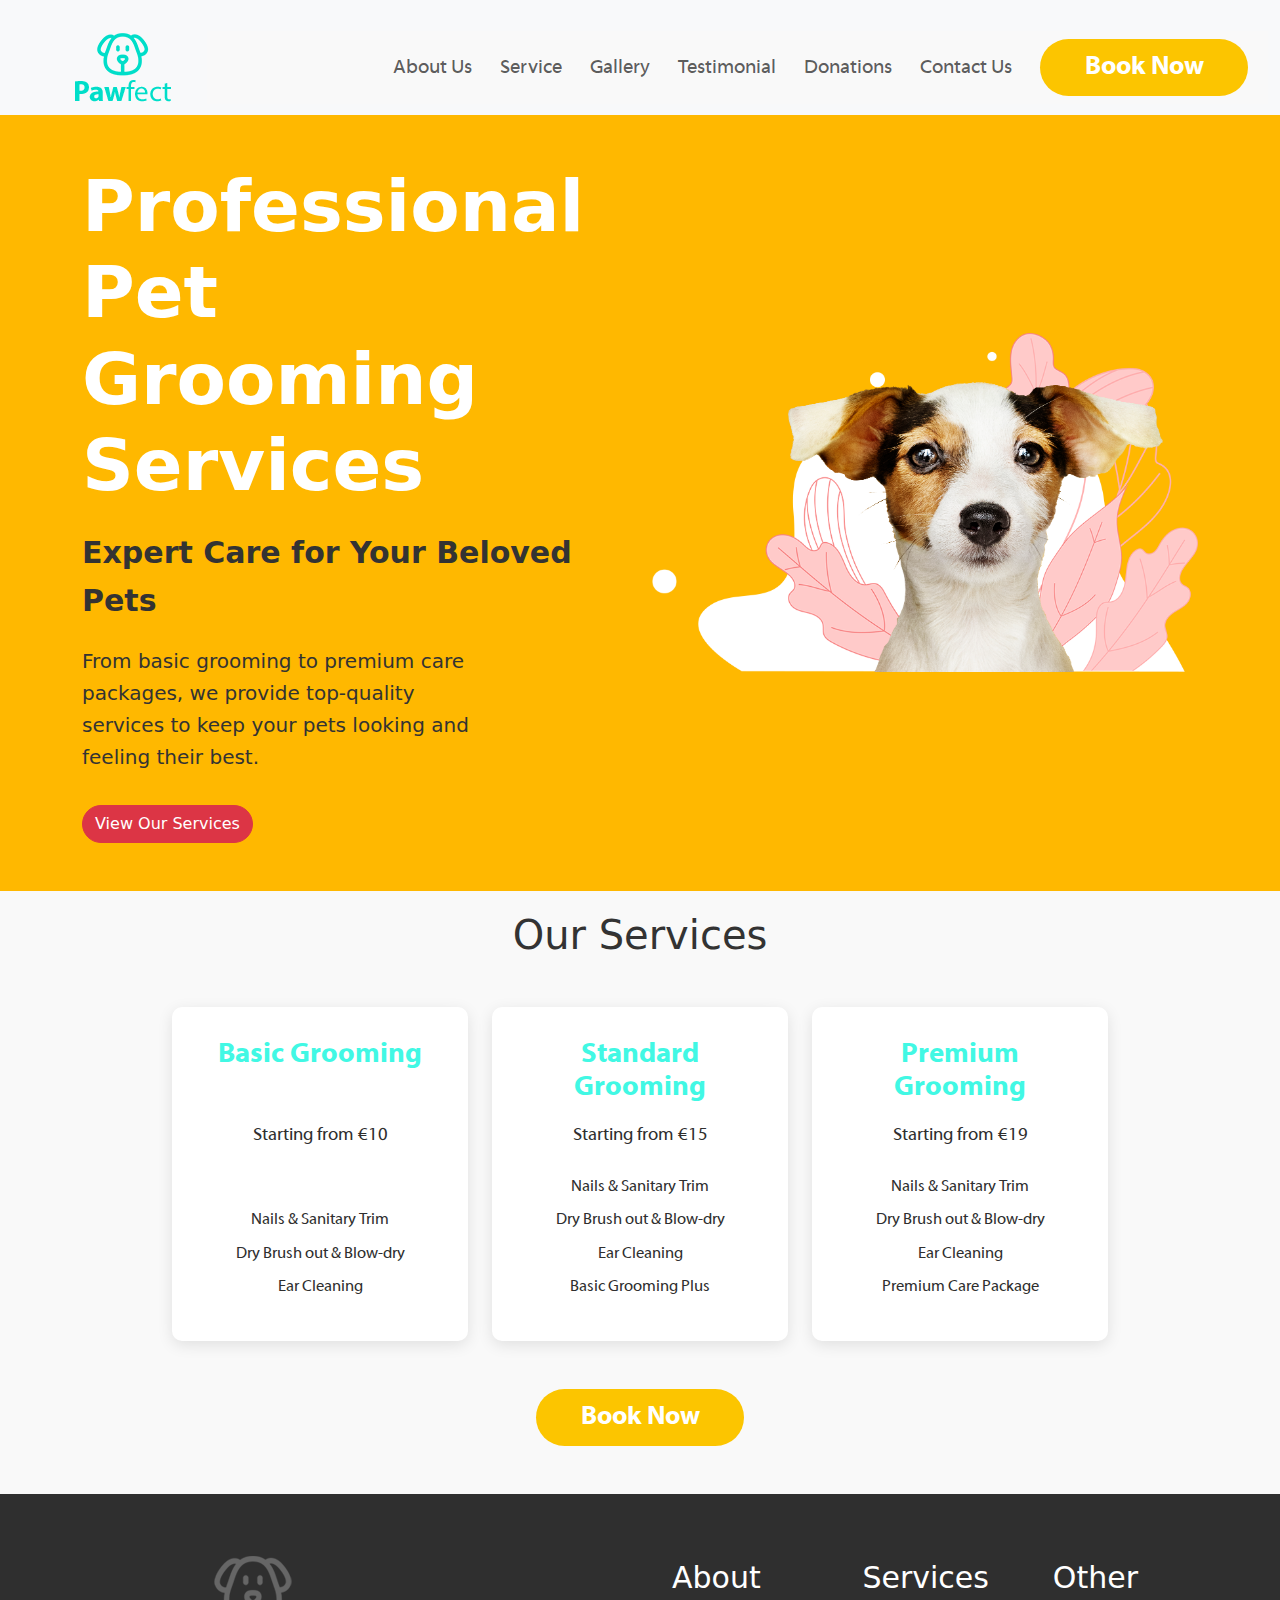
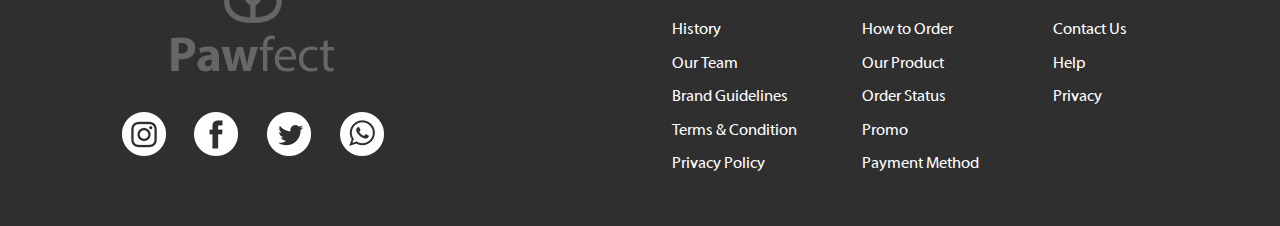
<file: services.html>
<!DOCTYPE html>
<html lang="en">
<head>
    <meta charset="UTF-8">
    <meta name="viewport" content="width=device-width, initial-scale=1.0">
    <title>Our Services</title>
    <link href="https://cdn.jsdelivr.net/npm/bootstrap@5.3.0/dist/css/bootstrap.min.css" rel="stylesheet">
    <link rel="icon" href="./images/icons/icon-paw.png" type="image/x-icon">
    <link rel="stylesheet" href="./styles/style.css">
    <link rel="stylesheet" href="./styles/services.css">
</head>
<body>
<div id="navbar"></div>

    <!-- Banner Section -->
<div class="contents">
    <div class="bg-yellow py-5">
        <div class="container">
            <div id="services-banner" class="row align-items-center" style="min-height: 450px">
                <!-- text section -->
                <div class="col-lg-6 text-lg-start text-center mb-4 mb-lg-0">
                    <h1 class="banner-title">Professional Pet Grooming Services</h1>
                    <p class="banner-subtitle">Expert Care for Your Beloved Pets</p>
                    <p class="banner-description">From basic grooming to premium care packages, we provide top-quality services to keep your pets looking and feeling their best.</p>
                    <a href="#service-packages"><button class="btn btn-danger mt-3" style="border-radius: 50px">View Our Services</button></a>
                </div>
                <!-- img section -->
                <div class="col-lg-6 text-center text-lg-end d-flex justify-content-center justify-content-lg-end align-items-center">
                    <img src="./images/img-dog-3.png" alt="Professional pet grooming" class="img-fluid hero-img" style="max-height: 350px; object-fit: contain;">
                </div>
            </div>
        </div>
    </div>
</div>
    <!-- Main Content -->
    <main>
        <div class="container-fluid" id="service-packages">
            <h1 class="services-title text-center mb-5">Our Services</h1>
            
            <div class="row justify-content-center g-4">
                <div class="col-lg-3 col-md-4">
                    <div class="service-package text-center h-100">
                        <h2 class="service-title">Basic Grooming</h2>
                        <p class="price">Starting from €10</p>
                        <ul class="service-list">
                            <li>Nails & Sanitary Trim</li>
                            <li>Dry Brush out & Blow-dry</li>
                            <li>Ear Cleaning</li>
                        </ul>
                    </div>
                </div>
                
                <div class="col-lg-3 col-md-4">
                    <div class="service-package text-center h-100">
                        <h2 class="service-title">Standard Grooming</h2>
                        <p class="price">Starting from €15</p>
                        <ul class="service-list">
                            <li>Nails & Sanitary Trim</li>
                            <li>Dry Brush out & Blow-dry</li>
                            <li>Ear Cleaning</li>
                            <li>Basic Grooming Plus</li>
                        </ul>
                    </div>
                </div>
                
                <div class="col-lg-3 col-md-4">
                    <div class="service-package text-center h-100">
                        <h2 class="service-title">Premium Grooming</h2>
                        <p class="price">Starting from €19</p>
                        <ul class="service-list">
                            <li>Nails & Sanitary Trim</li>
                            <li>Dry Brush out & Blow-dry</li>
                            <li>Ear Cleaning</li>
                            <li>Premium Care Package</li>
                        </ul>
                    </div>
                </div>
            </div>

            <div class="text-center mt-5 mb-5">
                <a href="./booking.html">
                    <button class="btn btn-warning nav-link-last-item">Book Now</button>
                </a>
            </div>
        </div>
    </main>
    <div id="footer" style="margin-top: 20px;"></div>

    <script src="https://cdn.jsdelivr.net/npm/bootstrap@5.3.0/dist/js/bootstrap.bundle.min.js"></script>
    <script src="./scripts/app.js"></script>
</body>
</html>
</file>
<file: styles/style.css>
:root {
  --text-color-dark: #2f2f2f;
  --text-color-light: #ffffff;
  --blue-color: #41f8e4;
  --yellow-color: #fcc500;
  --pink-color: #fb9a99;
  --blue-button-color: #00dfca;
}

/* Basic body styles */
body {
  width: 100%;
  height: auto;
  min-height: 100vh;
  margin: 0; /* Remove margin */
  padding: 0; /* Remove padding */
  box-sizing: border-box; /* Include padding and border in size */
  line-height: 1.6; /* Improve readability */
  color: #333; /* Dark gray text */
  background-color: #f9f9f9; /* Light background */
  -webkit-font-smoothing: antialiased; /* Smooth fonts */
  -moz-osx-font-smoothing: grayscale; /* Smooth fonts (macOS) */
}

/* Apply box-sizing to all elements */
*,
*::before,
*::after {
  box-sizing: inherit;
}

@font-face {
  font-family: "Myriad Web Pro";
  font-style: normal;
  font-weight: normal;
  src: local("Myriad Web Pro"),
    url("../fonts/myriad-web-pro.woff") format("woff");
}

@font-face {
  font-family: "MyriadWebPro-Bold";
  font-style: normal;
  font-weight: bold;
  src: local("MyriadWebPro-Bold"),
    url("../fonts/myriadwebpro-bold.woff") format("woff");
}

@font-face {
  font-family: "MyriadWebPro-CondensedItalic";
  font-style: normal;
  font-weight: normal;
  src: local("MyriadWebPro-CondensedItalic"),
    url("../fonts/myriadwebpro-condenseditalic.woff") format("woff");
}
.container {
  display: flex;
  flex-wrap: wrap;
  gap: 2%;
  box-sizing: border-box;
}
.hidden {
  display: none;
}

.container-fluid {
  padding-top: 20px;
  gap: 20px
}
.navbar {
  z-index: 1050;
  background-color: #f9f9f9;
}
.navbar-collapse {
  background-color: #f9f9f9;
}
.navbar-toggler {
  margin-left: auto;
}
.navbar-nav {
  align-items: center;
}
.nav-item {
  margin-right: 12px;
}
.nav-item:last-child {
  padding-right: 0;
}
.nav-link {
  font-family: "Myriad Web Pro";
  font-size: 20px;
}
.nav-link-last-item {
  font-family: "MyriadWebPro-Bold";
  font-size: 26px;
  color: var(--text-color-light);
  background-color: var(--yellow-color);
  border-radius: 50px;
  border: none;
  width: 8em;
  height: 2.2em;
}
.navbar-brand {
  padding-left: 5%;
}
.brand-part1 {
  font-family: "MyriadWebPro-Bold";
}
.brand-part2 {
  font-family: "Myriad Web Pro";
}

.footer-container {
  display: flex;
  align-items: center;
  justify-content: space-between;
  background-color: var(--text-color-dark);
  width: 100%;
  padding: 40px 5%;
  gap: 20%;
}
.footer a {
  display: block;
  text-decoration: none;
  color: var(--text-color-light);
  font-family: "Myriad Web Pro";
  margin-bottom: 8px;
}
.three-blocks {
  display: flex;
  flex-direction: row;
  flex-wrap: wrap;
  gap: 5%;
  width: 100%;
  margin-top: 20px;
}
.three-blocks p {
  color: var(--text-color-light);
  font-size: 30px;
}
.logo-social-media {
  display: flex;
  flex-direction: column;
  align-items: center;
  padding: 20px 5%;
  gap: 40px;
}
.social-media {
  display: flex;
  gap: 1.8em;
}

.about-block {
  display: flex;
  flex-direction: column;
}
.services-block {
  display: flex;
  flex-direction: column;
}
.other-block {
  display: flex;
  flex-direction: column;
}

.about-block,
.services-block,
.other-block {
  flex: 1 1 20%;
  width: 130px;
}
@media (max-width: 1140px) {
  .nav-link {
    font-family: "Myriad Web Pro";
    font-weight: bold;
    font-size: 16px;
  }
  .nav-item {
    margin-right: 8px;
  }
}
@media (max-width: 768px) {
  .logo-social-media {
    flex-direction: row;
    gap: 100px;
  }
  .footer-container {
    flex-direction: column;
  }
  .three-blocks {
    flex-direction: column;
  }
  .social-media img {
    width: 34px;
  }
}
@media (max-width: 575.98px) {
  .logo-social-media {
    flex-direction: column;
    gap: 50px;
  }
}
.input-group-append {
  cursor: pointer;
}


.banner-title {
  font-size: 72px;
  line-height: 1.2;
  margin-bottom: 20px;
  font-weight: bold;
  color: white;
}

.banner-description {
  max-width: 400px;
  line-height: 1.6;
  font-size: 20px;
}

.banner-subtitle {
  font-size: 30px;
  margin-bottom: 20px;
  font-weight: bold;
}
</file>
<file: styles/main-page.css>
@import url('style.css');

.preview-container {
    display: flex;
    flex-direction: row;
    justify-content: space-between;
    width: 100%;
    background-color: var(--blue-color);
    color: var(--text-color-light);
    position: relative;
    overflow: hidden;
}
.preview-first-block {
    padding: 6em 10%;
    z-index: 1;
}
.preview-second-block {
    display: flex;
    flex-wrap: wrap;
    align-content: flex-end;
}
.preview-second-block img {
    position: absolute; 
    top: 65%; 
    right: 10%; 
    transform: translateY(-60%); 
    z-index: 0; 
}
.preview-container button {
    background-color: var(--blue-button-color);
    width: 14em;
    height: 4em;
    border-radius: 50px;
    border: none;
    margin-top: 2.4em;
}
.preview-container a {
    text-decoration: none;
    color: var(--text-color-light);
    font-size: 20px;
    font-family: 'MyriadWebPro-Bold';
}
.preview-container p {
    font-size: 24px;
    font-family: 'Myriad Web Pro';
}
.preview-container h1 {
    font-size: 64px;
    font-family: 'MyriadWebPro-Bold';
}
.preview-container h2 {
    font-size: 32px;
    font-family: 'MyriadWebPro-Bold';
}

.do-it-container {
    padding: 40px 5%;
}

.do-it-block-container {
    display: flex;
    justify-content: center;
    flex-direction: row;
    align-items: center;
    flex-wrap: wrap;
    gap: 5%;

}
.do-it-block {
    display: flex;
    justify-content: row;
    gap: 2em;
    align-items: center;
}
.do-it p {
    font-family: 'Myriad Web Pro';
}

.whypawfect-container {
    display: flex;
    align-items: center;
    background-color: var(--pink-color);
    position: relative;
    overflow: hidden;
}
.whypawfect-text-block {
    display: flex;
    flex-direction: column;
    padding: 100px 5%;
    z-index: 1;
}
.whypawfect-main-text {
    font-family: 'MyriadWebPro-Bold';
    font-size: 64px;
}
.whypawfect-text-block-items {
    display: flex;
    flex-direction: column;
    gap: 40px;
    padding: 40px 5%;
}
.whypawfect-text-block-description {
    display: flex;
    flex-direction: column;
    flex-wrap: wrap;
    max-width: 60%;
}
.whypawfect-text-block-items h2 {
    font-family: 'MyriadWebPro-Bold';
    font-size: 40px;
    color: var(--text-color-dark);
}
.whypawfect-text-block-items p {
    text-shadow: 1px 1px 2px rgba(255, 255, 255, 0.7);
    font-size: 22px;
    font-weight: 400;
    color: var(--text-color-dark);
}
.whypawfect-text-block-icon {
    display: flex;
    width: 5%;
    justify-content: center;
}
.why-pawfect-image-block img {
    position: absolute;
    top: 55%;
    right: 5%; 
    transform: translateY(-60%); 
    z-index: 0; 
}
.whypawfect-blocks {
    display: flex;
    align-items: center;
    gap: 40px;
}

.explore-container {
    display: flex;
    flex-direction: column;
    justify-content: center;
    align-items: center;
    padding: 8em 5%;
}
.explore-first-block {
    display: flex;
    flex-direction: column;
    align-items: center;
    gap: 40px;
    padding-bottom: 8em;
}
.explore-first-block h2 {
    font-size: 65px;
}
.explore-first-block p {
    text-align: center;
    max-width: 75%;
    font-size: 30px;
}

.second-block-package {
    display: flex;
    justify-content: center;
    flex-direction: column;
    align-items: center;
    margin-top: 36px;
    max-width: 380px;
    background-color: var(--blue-color);
    gap: 20px;
    padding: 64px 74px;
    color: var(--text-color-light);
}
.second-block-package img {
    width: 40%;
}
.second-block-package button {
    background-color: var(--yellow-color);
    width: 12em;
    height: 3em;
    border-radius: 30px;
    border: none;
    font-size: 20px;
}
.second-block-package a {
    text-decoration: none;
    color: var(--text-color-light);
    font-family: 'MyriadWebPro-Bold';
}
.explore-second-block h1,
.explore-second-block li {
    color: var(--text-color-light);
}
.carousel-inner {
    max-width: 380px;
}

.overview-container {
    background-image: url('../images/bg-img-overview.png');
    display: flex;
    flex-direction: column;
    padding: 8em 5%;
    background-size: cover; 
    background-position: center; 
    background-repeat: no-repeat; 
}
.overview-first-block {
    display: flex;
    flex-direction: column;
    align-items: center;
    text-align: center;
    margin-bottom: 5%;
}
.overview-first-block p {
    max-width: 80em;
    font-family: 'Myriad Web Pro';
    font-size: 18px;
}
.overview-first-block h1 {
    margin-bottom: 26px;
    font-size: 64px;
}
.overview-first-block h2 {
    margin-bottom: 16px;
}
.overview-second-block {
    display: flex;
    justify-content: center;
    flex-direction: row;
    align-items: center;
    flex-wrap: wrap;
    gap: 20%;
}
.overview-second-block h1 {
    font-size: 64px;
}
.overview-second-block p {
    font-size: 32px;
}
.second-block-circle {
    display: flex;
    align-items: center;
    flex-direction: column;
    justify-content: center;
    border: 14px solid var(--blue-color);
    border-radius: 50%;
    width: 360px;
    height: 360px;
}
.overview-container p,
.overview-container h2,
.overview-container h1 {
    color: var(--text-color-light);
}
.overview-container h2,
.overview-container h1 {
    font-family: 'MyriadWebPro-Bold';
}

.service-container {
    background-color: var(--blue-color);
    display: flex;
    flex-direction: column;
    padding: 60px 5%;
}
.service-first-block {
    display: flex;
    justify-content: center;
    flex-direction: column;
    align-items: center;
    color: var(--text-color-light);
    text-align: center;
}
.service-first-block h1 {
    font-family: 'MyriadWebPro-Bold';
    font-size: 64px;
}
.service-first-block h2 {
    font-family: 'MyriadWebPro-Bold';
}
.service-first-block p {
    font-family: 'Myriad Web Pro';
    font-size: 18px;
    max-width: 80em;
}
.service-second-block {
    display: flex;
    flex-direction: row;
    flex-wrap: wrap;
    justify-content: center;
    align-items: center;
    padding: 64px 74px;
    gap: 80px;
}
.service-second-block h1,
.service-second-block h2 {
    font-family: 'MyriadWebPro-Bold';
}
.service-second-block p {
    font-family: 'Myriad Web Pro';
}
.contact-us-pawfect {
    font-weight: bolder;
    font-size: 24px;
}
.contact-us-info h1 {
    color: var(--blue-color);
}
.second-block-items {
    width: 600px;
    height: 400px;
    display: flex;
    align-items: center;
    text-align: center;
    flex-direction: column;
    padding: 40px 60px;
    border-radius: 10px;
    gap: 20px;
    background-color: var(--text-color-light);
}
.contact-us-info {
    margin-top: 30px;
}
@media (max-width: 992px) { 
    .preview-second-block {
        display: none;
    }
    .preview-text-first-block {
        font-size: 32px;
    }
    .preview-container h1 {
        font-size: 48px;
    }
    .preview-container h2 {
        font-size: 28px;
    }
    .preview-container p {
        font-size: 20px;
    }


    .do-it-block-container {
        display: flex;
        justify-content: space-around;
    }
    .do-it-block {
        max-width: 300px; /* Обмеження ширини для кожного блоку */
        width: 100%;
        text-align: start;
    }
    .do-it-block img {
        width: 50px ;
    }
    .do-it-block-text {
        width: 200px;
    }

    .why-pawfect-image-block {
        display: none;
    }
    .whypawfect-text-block-items {
        gap: 10px;
    }
    .whypawfect-text-block-items h2 {
        font-size: 22px;
    }
    .whypawfect-text-block-items p {
        font-size: 15px;
    }
    .whypawfect-main-text {
        font-size: 32px;
    }
    .whypawfect-blocks {
        padding-left: 20px;
    }
    .whypawfect-text-block-description {
        padding-left: 20px;
        max-width: 80%;
    }

    .explore-first-block {
        padding-bottom: 2em;
    }
    .explore-first-block h2 {
        font-size: 32px;
    }
    .explore-first-block p {
        font-size: 15px;
    }
    .carousel-inner {
        max-width: 300px;
        padding-bottom: 15px;
    }

    .overview-first-block h1 {
        font-size: 32px;
    }
    .overview-first-block h2 {
        font-size: 26px;
    }
    .overview-first-block p {
        font-size: 15px;
    }
    .overview-second-block h1 {
        font-size: 48px;
    }
    .overview-second-block p {
        font-size: 20px;
    }
    .overview-second-block {
        gap: 4em;
    }
    .second-block-package {
        padding: 32px 36px;
    }
    .second-block-circle {
        width: 240px;
        height: 240px;
        border: 8px solid var(--blue-color);
    }

    .service-first-block h1 {
        font-size: 32px;
    }
    .service-first-block h2 {
        font-size: 22px;
    }
    .service-first-block p {
        font-size: 16px;
    }
    .second-block-items {
        padding: 20px 40px;
    }
    .second-block-items h1 {
        font-size: 18px;
    }
    .second-block-items p {
        font-size: 14px;
    }
    
}

@media (max-width: 768px) {
}
</file>
<file: styles/about-us.css>
.about-us-text-block {
    text-align: justify;
    line-height: 1.8;
    padding: 0 20px;
    font-size: 1.1rem;
    color: #333;
    margin-bottom: 100px;
}

.about-us-title {
    margin-top: 50px;
    margin-bottom: 75px;
    text-align: center;
    
}

.about-us-img {
    width: 100%;
    height: auto;
}

.about-banner {
    background-color: #3ef8e3;
}

.about-banner-text {
    padding-left: 50px;
}

.about-banner-img {
    width: 100%;
    max-width: 600px;
    transform: translateX(50px);
    margin-top: -30px;
}

@media (max-width: 991px) {
    .about-us-text-block {
        margin-bottom: 30px;
    }
    
    .about-us-img {
        margin-bottom: 30px;
    }
}
</file>
<file: styles/contact.css>
@import url('style.css');

.contact-us-preview {
    display: flex;
    padding: 5% 5%;
    justify-content: center;
    background-image: url('/images/bg-img-overview.png');
    background-size: cover; 
    background-position: center; 
    top: 40%;
    background-repeat: no-repeat; 
}
.contact-us-preview h1 {
    font-family: 'MyriadWebPro-Bold';
    color: var(--text-color-light);
}
.form-main-container {
    display: flex;
    justify-content: center;
    flex-wrap: wrap;
    padding: 120px 5%;
}
.form-item-container {
    width: 400px;
}
.form-secondary-container {
    display: flex;
    flex-direction: column;
    gap: 30px;
}
.form-secondary-container:last-child {
    align-items: center;
}
.form-control {
    box-shadow: 0px 0px 5px;
}
.form-label {
    padding-bottom: 5px;
}
.form-button button {
    color: var(--text-color-light);
    font-family: 'MyriadWebPro-Bold';
    background-color: var(--blue-button-color);
    width: 14em;
    height: 4em;
    border-radius: 50px;
    border: none;
    margin-top: 2.4em;
}
textarea {
    resize: none;
}
#successMessage {
    display: flex;
    align-items: center;
    height: 650px;
    font-family: 'Myriad Web Pro';
    color: var(--text-color-dark);
    text-align: center;
}
#contactForm {
}
.service-second-block {
    background-color: var(--blue-color);
}
.map-container {
    display: flex;
    flex-direction: column;
    justify-content: center;
    align-items: center;
    padding: 60px 5%;
    gap: 40px;
    background-color: var(--pink-color);
}
.map-container h1 {
    font-family: 'MyriadWebPro-Bold';
}
.map-iframe {
    border-radius: 50px;
    box-shadow: 0px 0px 5px;
    width: 800px;
}
@media (max-width: 992px) {
    .form-main-container {
        padding: 20px 5%;
    } 
    .form-item-container {
        width: 350px;
    }
    .map-iframe {
        width: 340px;
    }
}
</file>
<file: styles/gallery-booking.css>
@import url("style.css");

/* Gallery */
.gallery-img {
  margin-bottom: 15px;
  transition: transform 0.3s ease, box-shadow 0.3s ease;
}
.gallery-img:hover {
  transform: scale(1.03);
  box-shadow: 0 4px 15px rgba(0, 0, 0, 0.2);
  cursor: pointer;
}

.carousel-item img {
  height: 80vh;
  object-fit: cover;
}

.container {
  max-width: 1200px;
  margin: auto;
}

.image-container {
  display: flex;
  flex-wrap: wrap;
  justify-content: center;
  gap: 1rem;
  overflow: hidden;
}

/* Banner */

.title-primary {
  font-family: "Myriad Web Pro";
  font-size: 62px;
  font-weight: bold;
  white-space: nowrap;
}

.phra-1 {
  font-family: "Myriad Web Pro";
  font-size: 20px;
  color: #333;
}

.py-5 {
  padding-top: 7rem !important;
  padding-bottom: 0rem !important;
}

.container.noGutter {
  --bs-gutter-x: 0px;
}

.bg-pink.py-5 {
  padding-top: 20px !important;
  padding-bottom: 0px !important;
}

.bg-pink {
  background-color: #d64356;
  color: #ffffff;
  overflow: hidden;
  padding: 5rem 0;
}

.hero-img {
  max-width: 100%;
  height: auto;
  object-fit: contain;
}

/* Booking */

.card {
  border: none;
}

/* Btn style */
.btn {
  border-radius: 50px;
  font-size: 18px;
  font-family: "Myriad Web Pro";
  padding: 10px 40px 10px 40px;
  border: none;
  --bs-btn-border-color: none;
  --bs-btn-hover-color: #fff;
  --bs-btn-hover-bg: #f74157;
  --bs-btn-hover-border-color: #f74157;
  --bs-btn-focus-shadow-rgb: 225, 83, 97;
  --bs-btn-active-color: #fff;
  --bs-btn-active-bg: #f74157;
  --bs-btn-active-border-color: #f74157;
  --bs-btn-active-shadow: inset 0 3px 5px rgba(0, 0, 0, 0.125);
  --bs-btn-disabled-color: #fff;
}

.btn-outline-primary {
  --bs-btn-active-bg: #fcc300;
  --bs-btn-hover-border-color: none;
}

.btn-outline-primary:hover,
.btn-outline-primary:focus,
.btn-outline-primary.active {
  background-color: #fcc300;
  color: #fff;
  height: 4.5rem;
  font-weight: bold;
  font-size: 20px;
}

.donate-action {
  height: 400px;
  background-image: url("../images/img-cat-1.png");
  background-size: cover;
  background-position: center;
  background-color: #fcc300;
}
</file>
<file: styles/services.css>
.service-package {
    background: white;
    padding: 2rem;
    border-radius: 10px;
    box-shadow: 0 4px 15px rgba(0, 0, 0, 0.1);
    height: 100%;
    display: flex;
    flex-direction: column;
    justify-content: space-between;
}

.service-title {
    color: var(--blue-color);
    font-family: 'MyriadWebPro-Bold';
    font-size: 28px;
    margin-bottom: 1rem;
}

.price {
    color: var(--text-color-dark);
    font-family: 'Myriad Web Pro';
    font-size: 18px;
    margin-bottom: 1.5rem;
}

.service-list {
    list-style: none;
    padding: 0;
    margin: 0;
    text-align: center;
}

.service-list li {
    color: var(--text-color-dark);
    font-family: 'Myriad Web Pro';
    font-size: 16px;
    margin-bottom: 0.5rem;
}

.carousel {
    border-radius: 10px;
    overflow: hidden;
    box-shadow: 0 4px 15px rgba(0, 0, 0, 0.1);
    width: 100%;
    margin: 0 auto;
    background: white;
}

.carousel-item {
    width: 100%;
    height: 500px;
}

.carousel-control-prev,
.carousel-control-next {
    display: none;
}

.bg-yellow {
    background-color: #FFB800;
}
</file>
